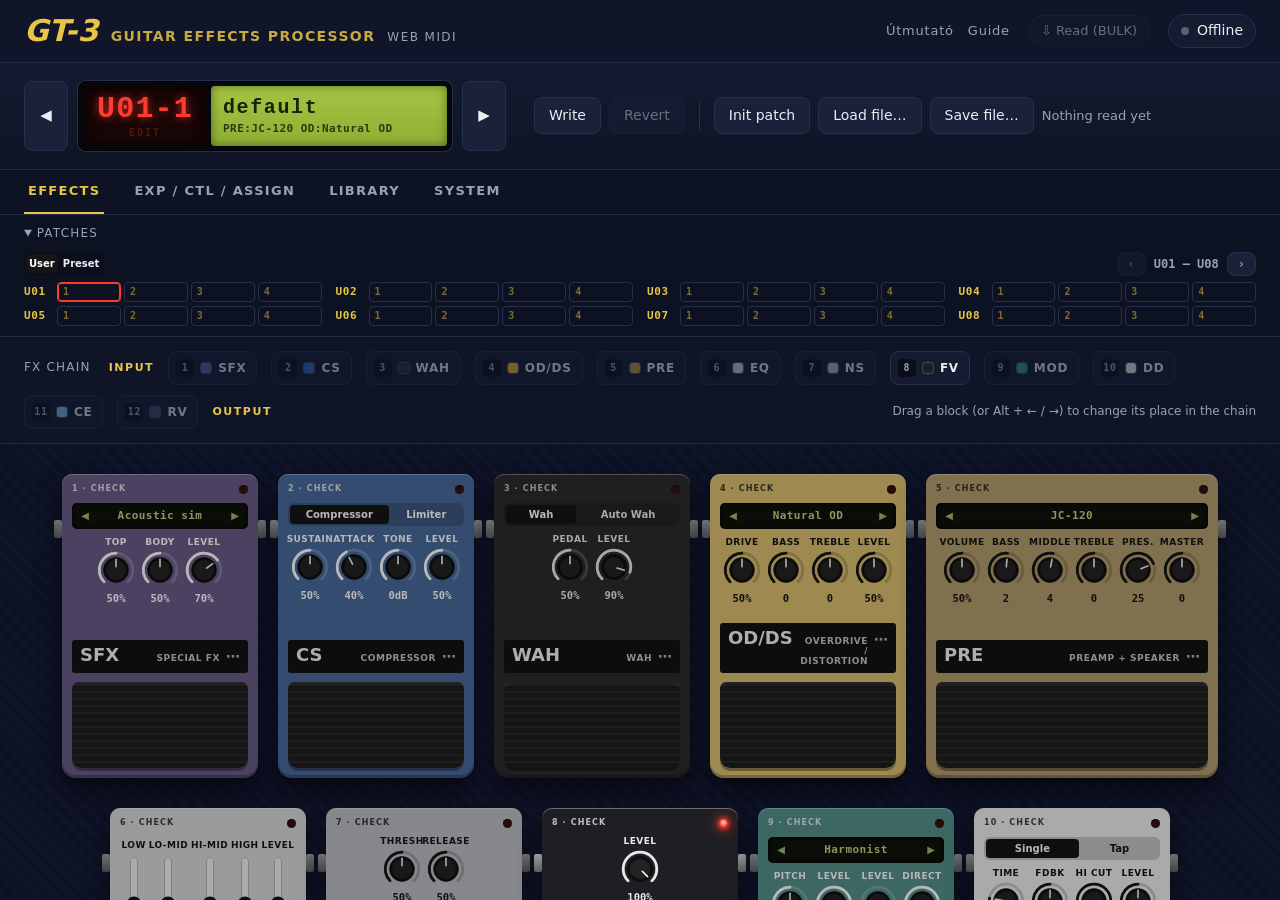
<file: index.html>
<!DOCTYPE html>
<html lang="en">
<head>
  <meta charset="utf-8">
  <meta name="viewport" content="width=device-width, initial-scale=1">
  <title>GT-3 Editor</title>
  <!-- GitHub Pages entry point: the browser-only (Web MIDI) editor lives in webmidi/. -->
  <meta http-equiv="refresh" content="0; url=webmidi/">
  <link rel="canonical" href="webmidi/">
  <style>
    body { margin: 0; min-height: 100vh; display: grid; place-items: center; background: #0b0e18; color: #eceef4; font: 15px/1.5 system-ui, sans-serif; }
    a { color: #e8c547; }
  </style>
</head>
<body>
  <p>Opening the <a href="webmidi/">GT-3 Editor (Web MIDI)</a>…</p>
</body>
</html>
</file>
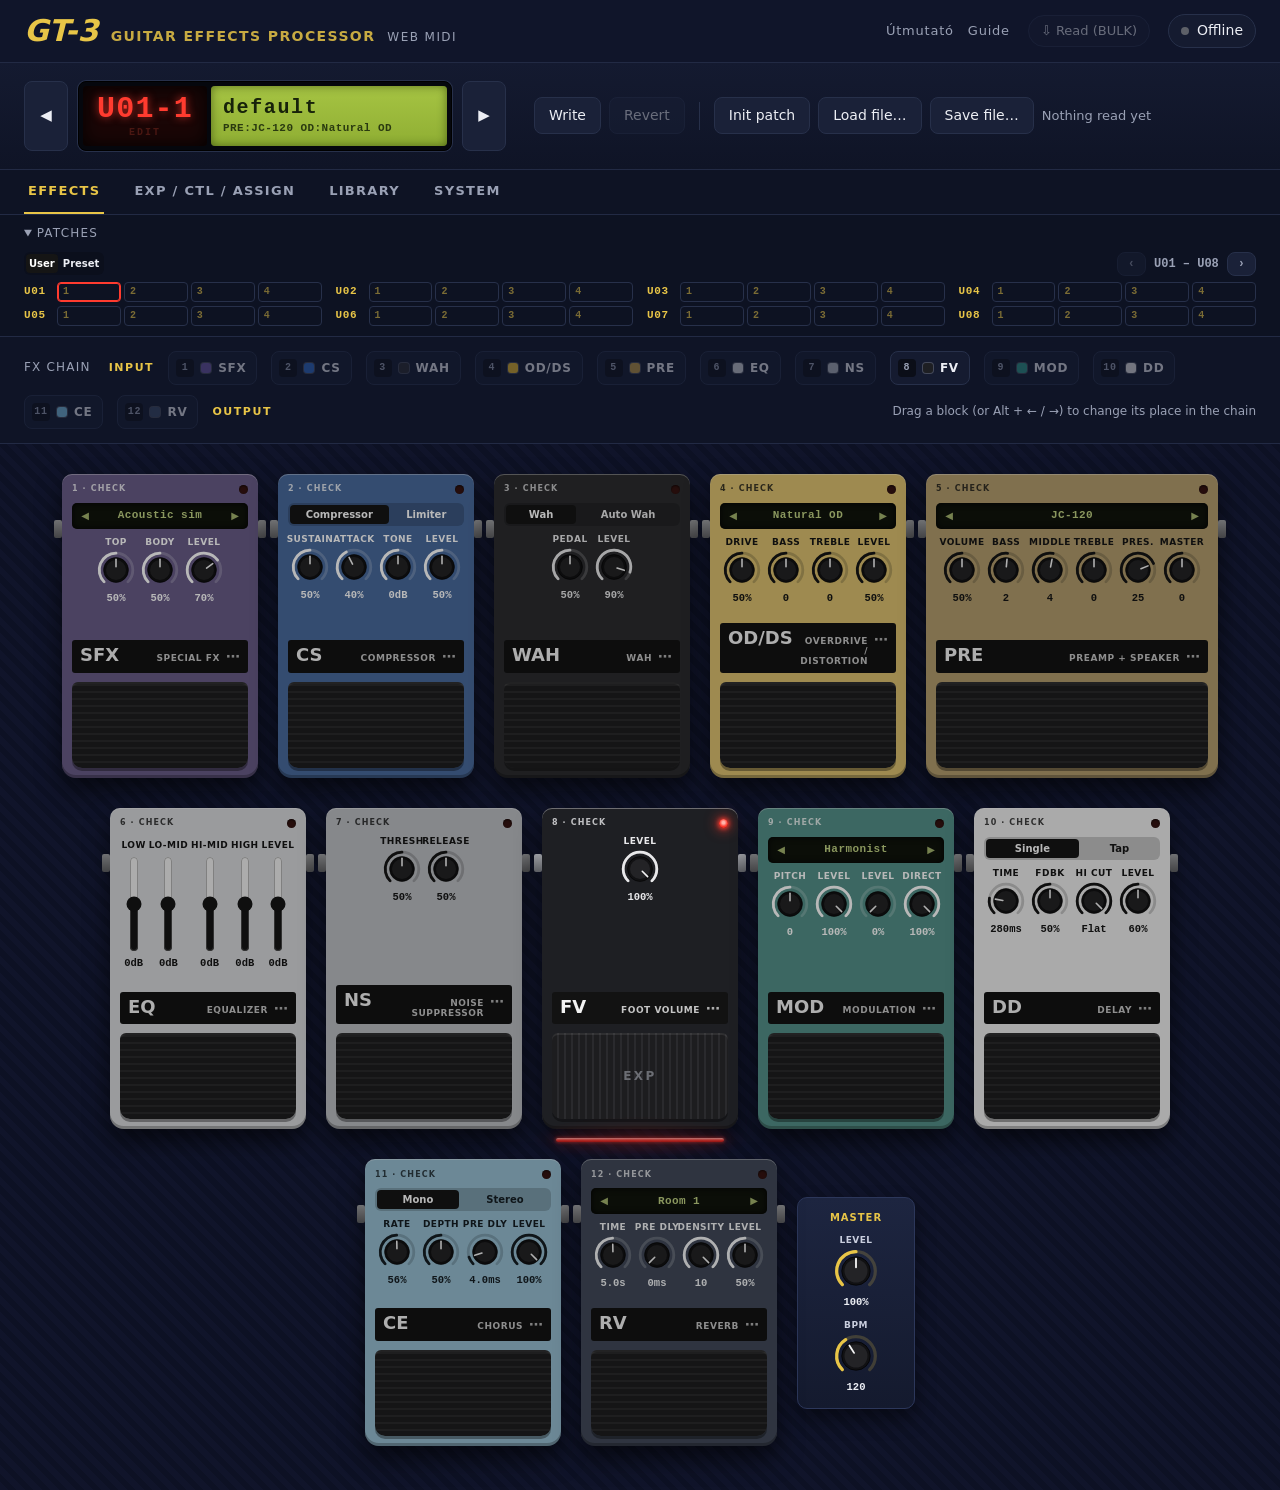
<file: webmidi/index.html>
<!DOCTYPE html>
<html lang="en">
<head>
  <meta charset="utf-8">
  <meta name="viewport" content="width=device-width, initial-scale=1">
  <title>GT-3 Editor (Web MIDI)</title>
  <link rel="stylesheet" href="style.css">
  <!-- Cookie-free visitor count (GoatCounter). Only the page path, referrer and screen size are sent. -->
  <script data-goatcounter="https://gt3-midi.goatcounter.com/count" async src="https://gc.zgo.at/count.js"></script>
</head>
<body>
  <header class="topbar">
    <div class="brand">
      <span class="brand-model">GT-3</span>
      <span class="brand-sub">Guitar Effects Processor</span>
      <span class="brand-tag">Web MIDI</span>
    </div>
    <div class="topbar-right">
      <nav class="doc-links" aria-label="Guides">
        <a href="utmutato.html" hreflang="hu" lang="hu">Útmutató</a>
        <a href="guide.html">Guide</a>
      </nav>
      <button id="bulk-read" class="status bulk-read" type="button" disabled
        title="Read patches from the GT-3 - it answers only in BULK LOAD mode">&#8681; Read (BULK)</button>
      <button id="conn-status" class="status" type="button" title="MIDI connection">
        <span class="dot"></span><span id="conn-text">Offline</span>
      </button>
    </div>
  </header>

  <section class="unit">
    <div class="patch-nav">
      <button id="prev" class="nav-btn" type="button" aria-label="Previous patch">&#9664;</button>
      <div class="display" aria-live="polite">
        <div class="led-display">
          <span id="patch-label" class="display-digits">U01-1</span>
          <span id="edited" class="edited">EDIT</span>
        </div>
        <div class="lcd">
          <button id="patch-name" class="lcd-name" type="button" title="Rename the patch">default</button>
          <input id="name-input" class="lcd-name lcd-input" type="text" maxlength="11" spellcheck="false"
            autocomplete="off" aria-label="Patch name" hidden>
          <span id="lcd-info" class="lcd-info"></span>
        </div>
      </div>
      <button id="next" class="nav-btn" type="button" aria-label="Next patch">&#9654;</button>
    </div>

    <div class="actions">
      <button id="store" class="btn" type="button" title="Store the edited sound in a user patch">Write</button>
      <button id="revert" class="btn" type="button" title="Throw away edits to this patch">Revert</button>
      <span class="sep"></span>
      <button id="lib-init" class="btn" type="button" title="Load the init patch into the editor">Init patch</button>
      <button id="lib-load" class="btn" type="button">Load file…</button>
      <button id="lib-save" class="btn" type="button">Save file…</button>
      <input id="file-input" type="file" accept=".syx,application/octet-stream" hidden>
      <span id="source" class="source"></span>
    </div>
  </section>

  <nav class="tabs" aria-label="Pages">
    <a class="tab" href="#effects" data-view="effects">Effects</a>
    <a class="tab" href="#assign" data-view="assign">EXP / CTL / Assign</a>
    <a class="tab" href="#library" data-view="library">Library</a>
    <a class="tab" href="#system" data-view="system">System</a>
  </nav>

  <div id="view-effects">
  <details class="patch-map" open>
    <summary>Patches</summary>
    <div class="pm-head">
      <div id="pm-area" class="seg area-seg"></div>
      <div class="pm-pager">
        <button id="pm-prev" class="btn small" type="button" aria-label="Previous banks">&#8249;</button>
        <span id="pm-range"></span>
        <button id="pm-next" class="btn small" type="button" aria-label="Next banks">&#8250;</button>
      </div>
    </div>
    <div id="patch-map" class="pm-banks"></div>
  </details>

  <section class="chain-bar">
    <span class="bar-title">FX Chain</span>
    <span class="jack">INPUT</span>
    <ol id="chain-chips" class="chips"></ol>
    <span class="jack">OUTPUT</span>
    <span class="bar-hint">Drag a block (or Alt + ← / →) to change its place in the chain</span>
  </section>

  <main class="board">
    <div id="chain" class="chain"></div>
  </main>

  <aside id="detail" class="detail" hidden aria-label="Effect details"></aside>
  </div>

  <div id="view-assign" class="assign-page" hidden>
    <aside class="ctl-list">
      <span class="list-title">Controllers in this patch</span>
      <div id="ctl-list"></div>
    </aside>
    <main id="ctl-detail" class="ctl-detail"></main>
  </div>

  <div id="view-library" class="page" hidden>
    <div class="lib-bar">
      <div id="lib-area" class="seg area-seg"></div>
      <input id="lib-filter" class="lib-filter" type="search" placeholder="Find by name…" aria-label="Find patches by name"
        autocomplete="off" spellcheck="false">
      <span id="lib-count" class="muted"></span>
    </div>
    <div class="lib-bar">
      <button id="lib-sel-all" class="btn small" type="button">Select shown</button>
      <button id="lib-sel-none" class="btn small" type="button">Clear selection</button>
      <span class="sep"></span>
      <button id="lib-read-sel" class="btn small" type="button" title="Read the selected patches from the GT-3">Read from GT-3</button>
      <button id="lib-write-sel" class="btn small" type="button" title="Store the selected user patches on the GT-3">Write to GT-3</button>
      <button id="lib-copy" class="btn small" type="button" title="Copy the selected patches into user patches">Copy to…</button>
      <button id="lib-init-sel" class="btn small" type="button" title="Put the init patch into the selected user patches">Init</button>
      <button id="lib-save-sel" class="btn small" type="button" title="Save the selected patches as one .syx file">Save selected…</button>
    </div>
    <div class="lib-table-wrap">
      <table class="lib-table">
        <thead>
          <tr>
            <th scope="col"><span class="visually-hidden">Selected</span></th>
            <th scope="col">Patch</th>
            <th scope="col">Name</th>
            <th scope="col">PreAmp</th>
            <th scope="col">OD / DS</th>
            <th scope="col">SFX · MOD</th>
            <th scope="col">Effects on</th>
            <th scope="col">State</th>
          </tr>
        </thead>
        <tbody id="lib-rows"></tbody>
      </table>
    </div>
  </div>

  <div id="view-system" class="page" hidden>
    <div class="sys-head">
      <div>
        <h1>System settings</h1>
        <p class="muted">Not part of any patch. The GT-3 stores a change at once - there is no Write for these.</p>
      </div>
      <div class="actions">
        <button id="sys-read" class="btn" type="button">Read from GT-3</button>
        <button id="sys-send" class="btn" type="button" title="Send every system setting shown here to the GT-3">Send all to GT-3</button>
        <button id="sys-load" class="btn" type="button">Load file…</button>
        <button id="sys-save" class="btn" type="button">Save file…</button>
        <input id="sys-file" type="file" accept=".syx,application/octet-stream" hidden>
        <span id="sys-source" class="source"></span>
      </div>
    </div>
    <div id="sys-groups" class="sys-groups"></div>
  </div>

  <dialog id="conn-dialog">
    <form method="dialog">
      <h2>MIDI connection</h2>
      <p class="hint">Pick the MIDI interface the GT-3 is plugged into. Connecting sends nothing to the GT-3 and needs
        no BULK LOAD: edits are heard at once, and the editor follows the patches you pick on the GT-3.
        To see what a patch holds, use Read (BULK). Allow MIDI / SysEx access when the browser asks.</p>
      <label class="field">Output (to GT-3)<select id="port-out"></select></label>
      <label class="field">Input (from GT-3)<select id="port-in"></select></label>
      <div class="field-row">
        <label class="field">Device ID<select id="port-dev"></select></label>
        <label class="field">Patch change channel<select id="port-channel"></select></label>
      </div>
      <p id="conn-msg" class="hint"></p>
      <div class="dialog-actions">
        <button id="conn-disconnect" class="btn" type="button">Go offline</button>
        <button id="conn-use" class="btn primary" type="button">Connect</button>
        <button class="btn" value="cancel">Close</button>
      </div>
    </form>
  </dialog>

  <dialog id="write-dialog">
    <form method="dialog">
      <h2>Write patch</h2>
      <p class="hint">The edited sound is stored in the user patch you pick. Presets can't be overwritten.</p>
      <label class="field">Into user patch<select id="write-target"></select></label>
      <p id="write-msg" class="hint"></p>
      <div class="dialog-actions">
        <button class="btn" value="cancel">Cancel</button>
        <button id="write-ok" class="btn primary" type="button">Write</button>
      </div>
    </form>
  </dialog>

  <dialog id="read-dialog">
    <form method="dialog">
      <h2>Read from the GT-3</h2>
      <p class="hint">The GT-3 answers only in BULK LOAD mode: UTILITY 4 times, then PARAMETER ▶ 10 times - the display
        shows "waiting". Then press Read, and EXIT on the GT-3 when it is done.</p>
      <fieldset class="choice">
        <label><input type="radio" name="read-what" value="patch" checked> <span id="read-this">This patch</span></label>
        <label><input type="radio" name="read-what" value="all"> All 140 user patches (about 3 minutes)</label>
      </fieldset>
      <label class="toggle"><input id="read-system" type="checkbox"> System settings too</label>
      <p id="read-msg" class="hint"></p>
      <div class="dialog-actions">
        <button class="btn" value="cancel">Cancel</button>
        <button id="read-ok" class="btn primary" type="button">Read</button>
      </div>
    </form>
  </dialog>

  <dialog id="file-dialog">
    <form method="dialog">
      <h2>Save to file</h2>
      <fieldset class="choice">
        <label><input type="radio" name="save-what" value="patch" checked> This patch, as edited</label>
        <label><input type="radio" name="save-what" value="bank"> All user patches (bulk dump)</label>
      </fieldset>
      <p id="file-msg" class="hint"></p>
      <label class="field">File name<input id="file-name" type="text" autocomplete="off" spellcheck="false"></label>
      <div class="dialog-actions">
        <button class="btn" value="cancel">Cancel</button>
        <button id="file-ok" class="btn primary" type="button">Save</button>
      </div>
    </form>
  </dialog>

  <dialog id="copy-dialog">
    <form method="dialog">
      <h2>Copy patches</h2>
      <p id="copy-msg" class="hint"></p>
      <label class="field">Into user patches, starting at<select id="copy-target"></select></label>
      <div class="dialog-actions">
        <button class="btn" value="cancel">Cancel</button>
        <button id="copy-ok" class="btn primary" type="button">Copy</button>
      </div>
    </form>
  </dialog>

  <div id="toast" class="toast" role="status"></div>

  <script src="gt3-params.js"></script>
  <script src="factory.js"></script>
  <script src="gt3.js"></script>
  <script src="midi.js"></script>
  <script src="ask.js"></script>
  <script src="effects.js"></script>
  <script src="assign.js"></script>
  <script src="library.js"></script>
  <script src="system.js"></script>
  <script src="app.js"></script>
</body>
</html>
</file>
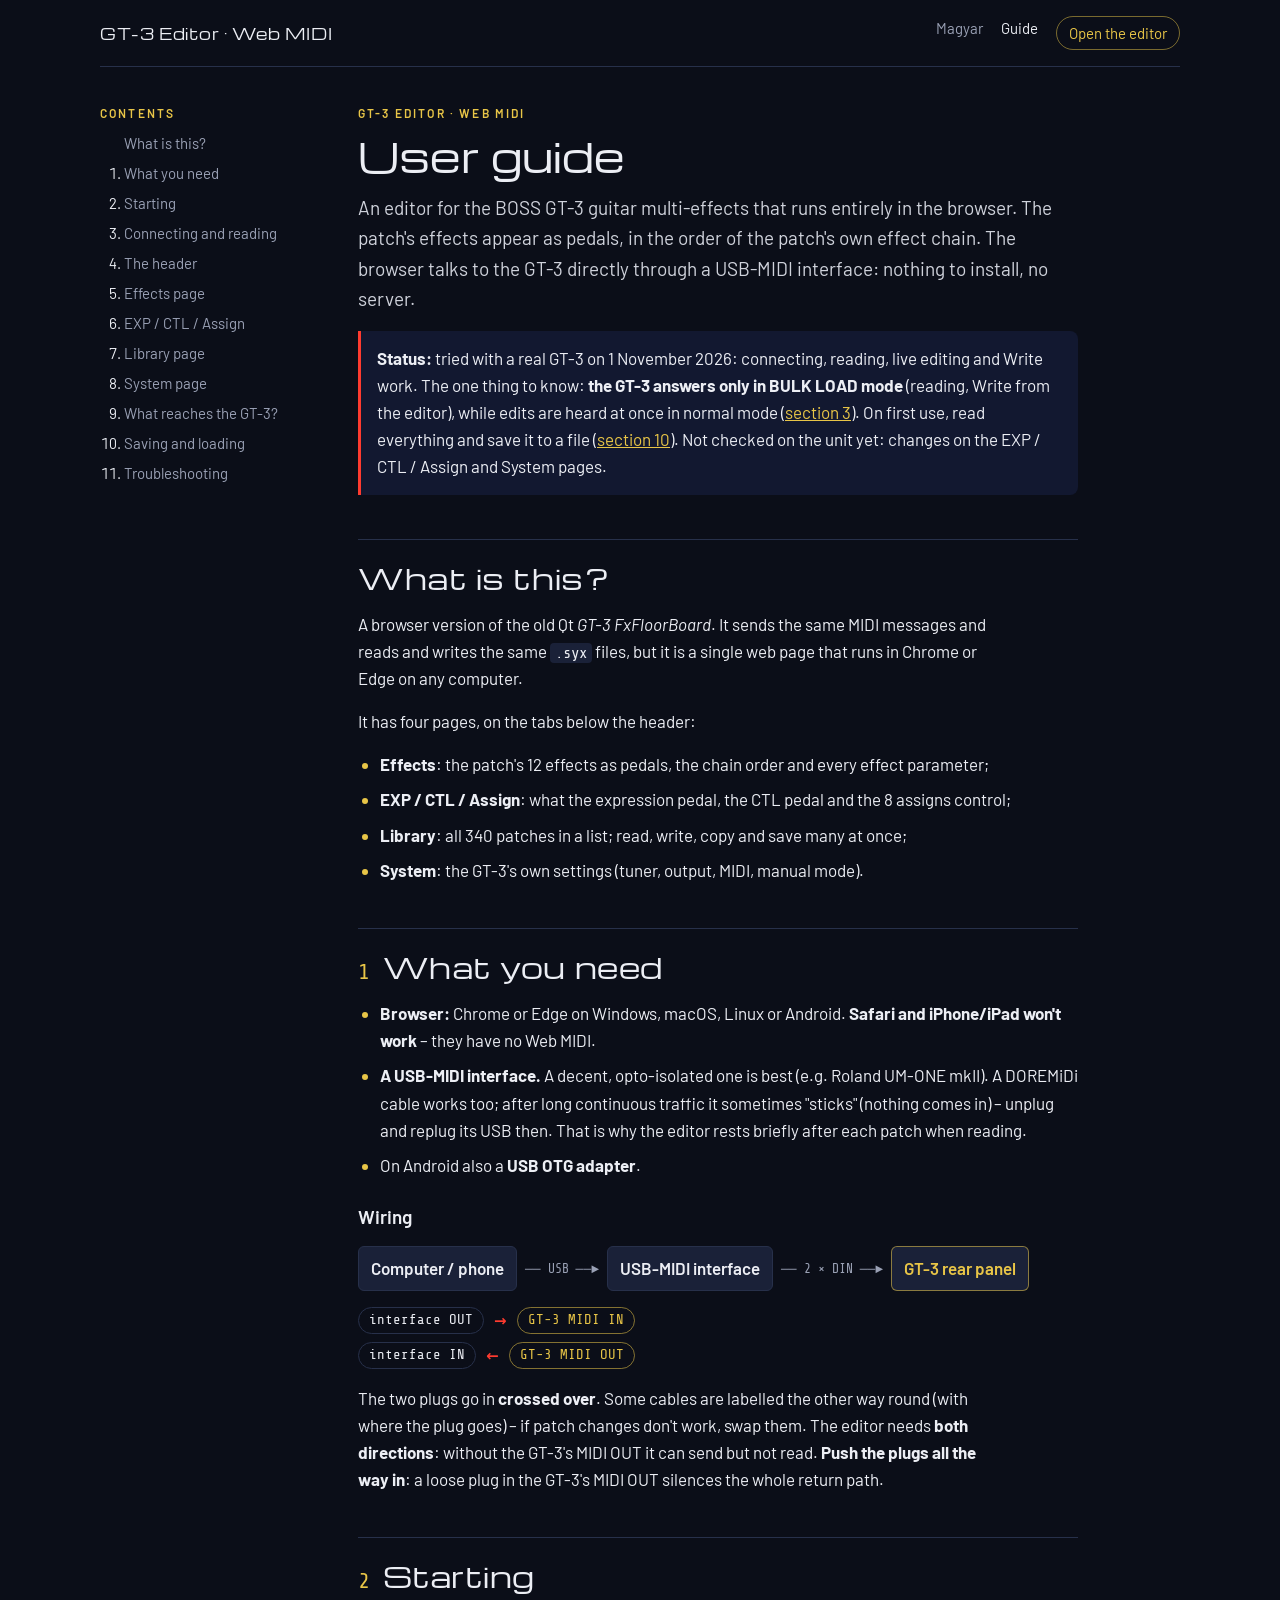
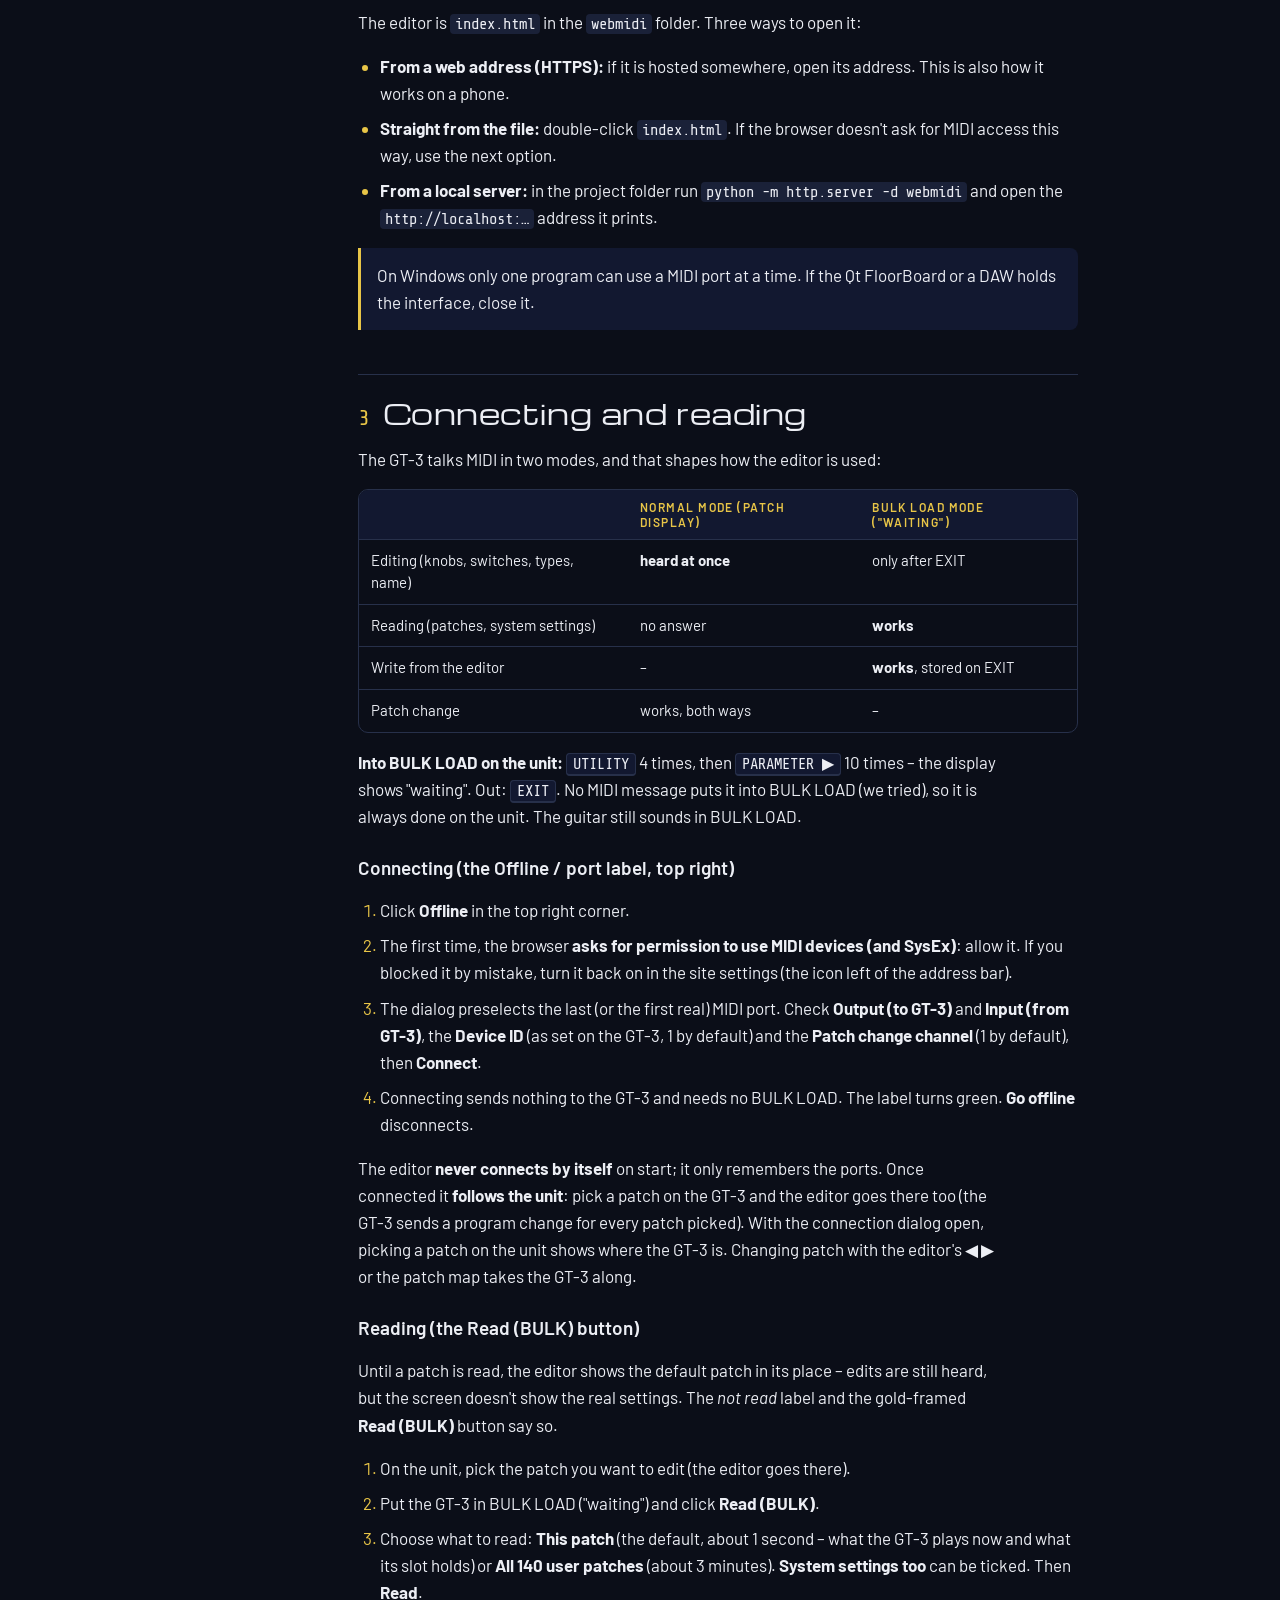
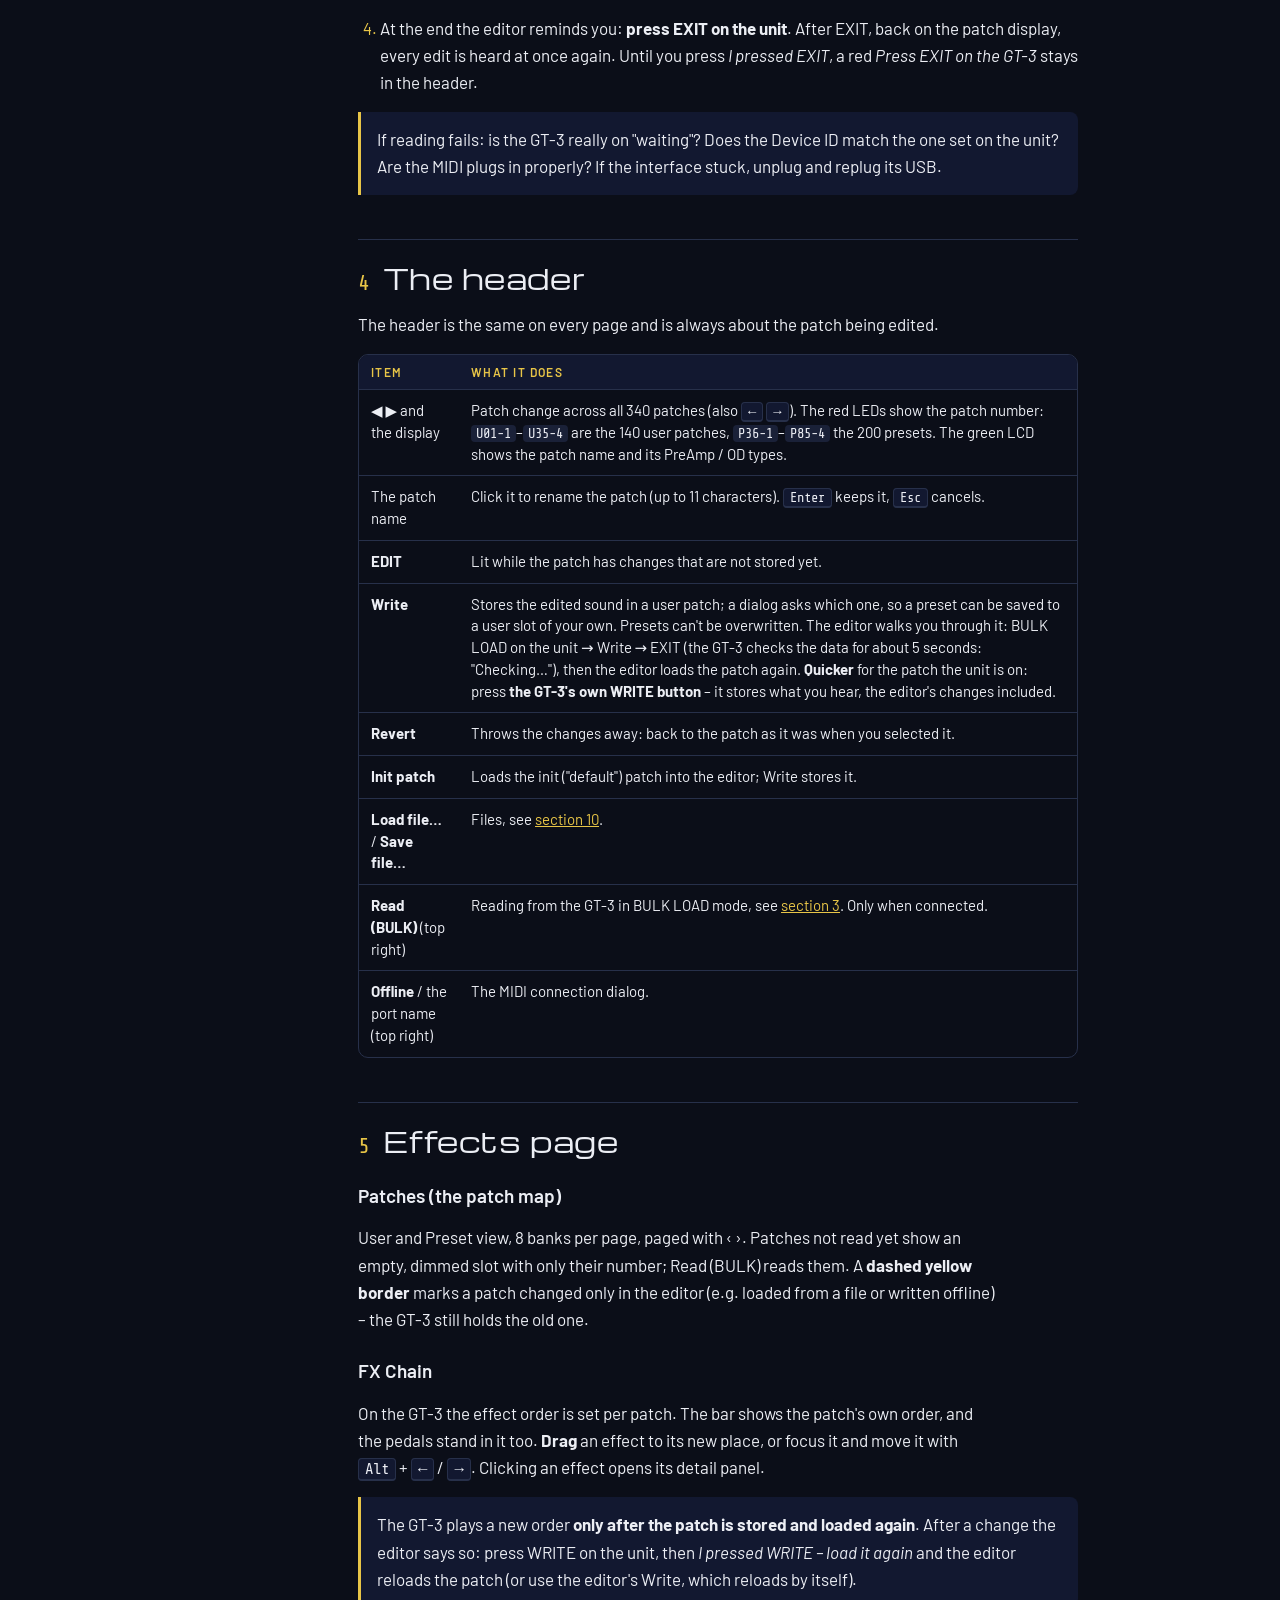
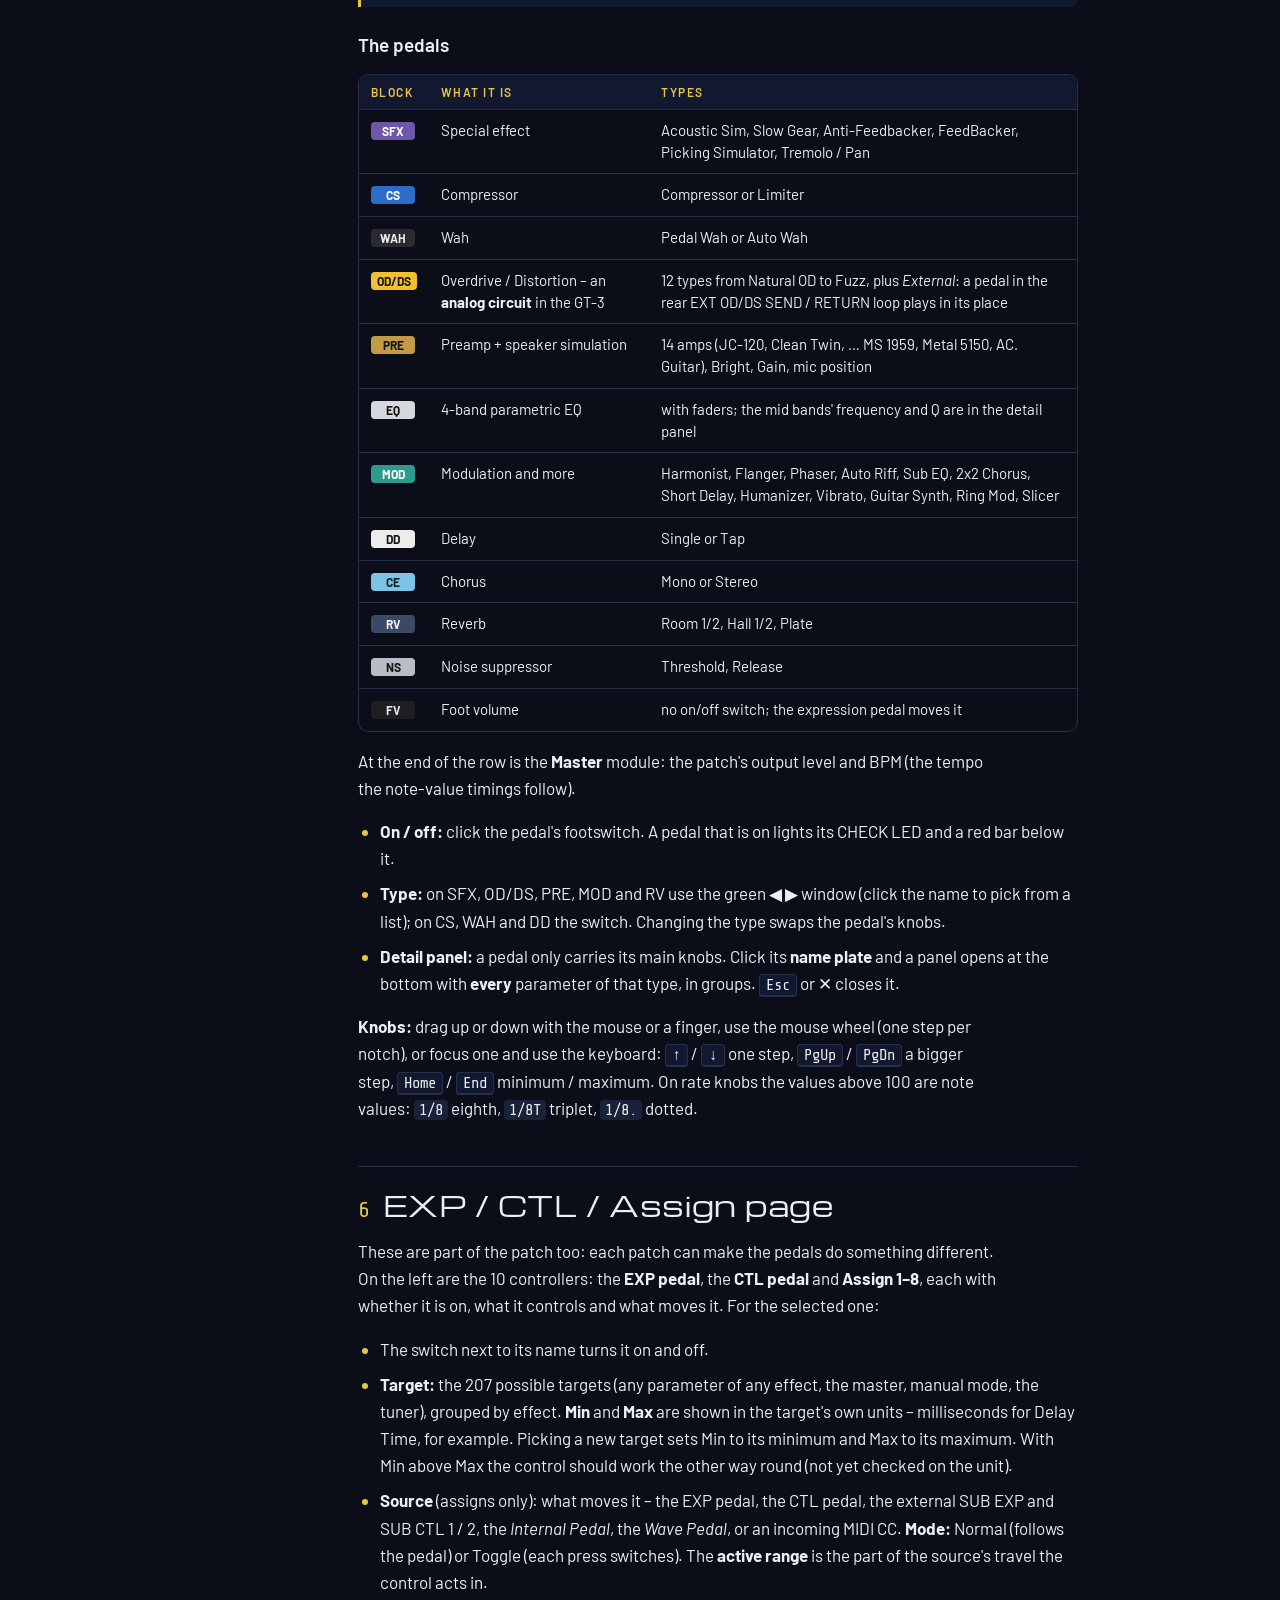
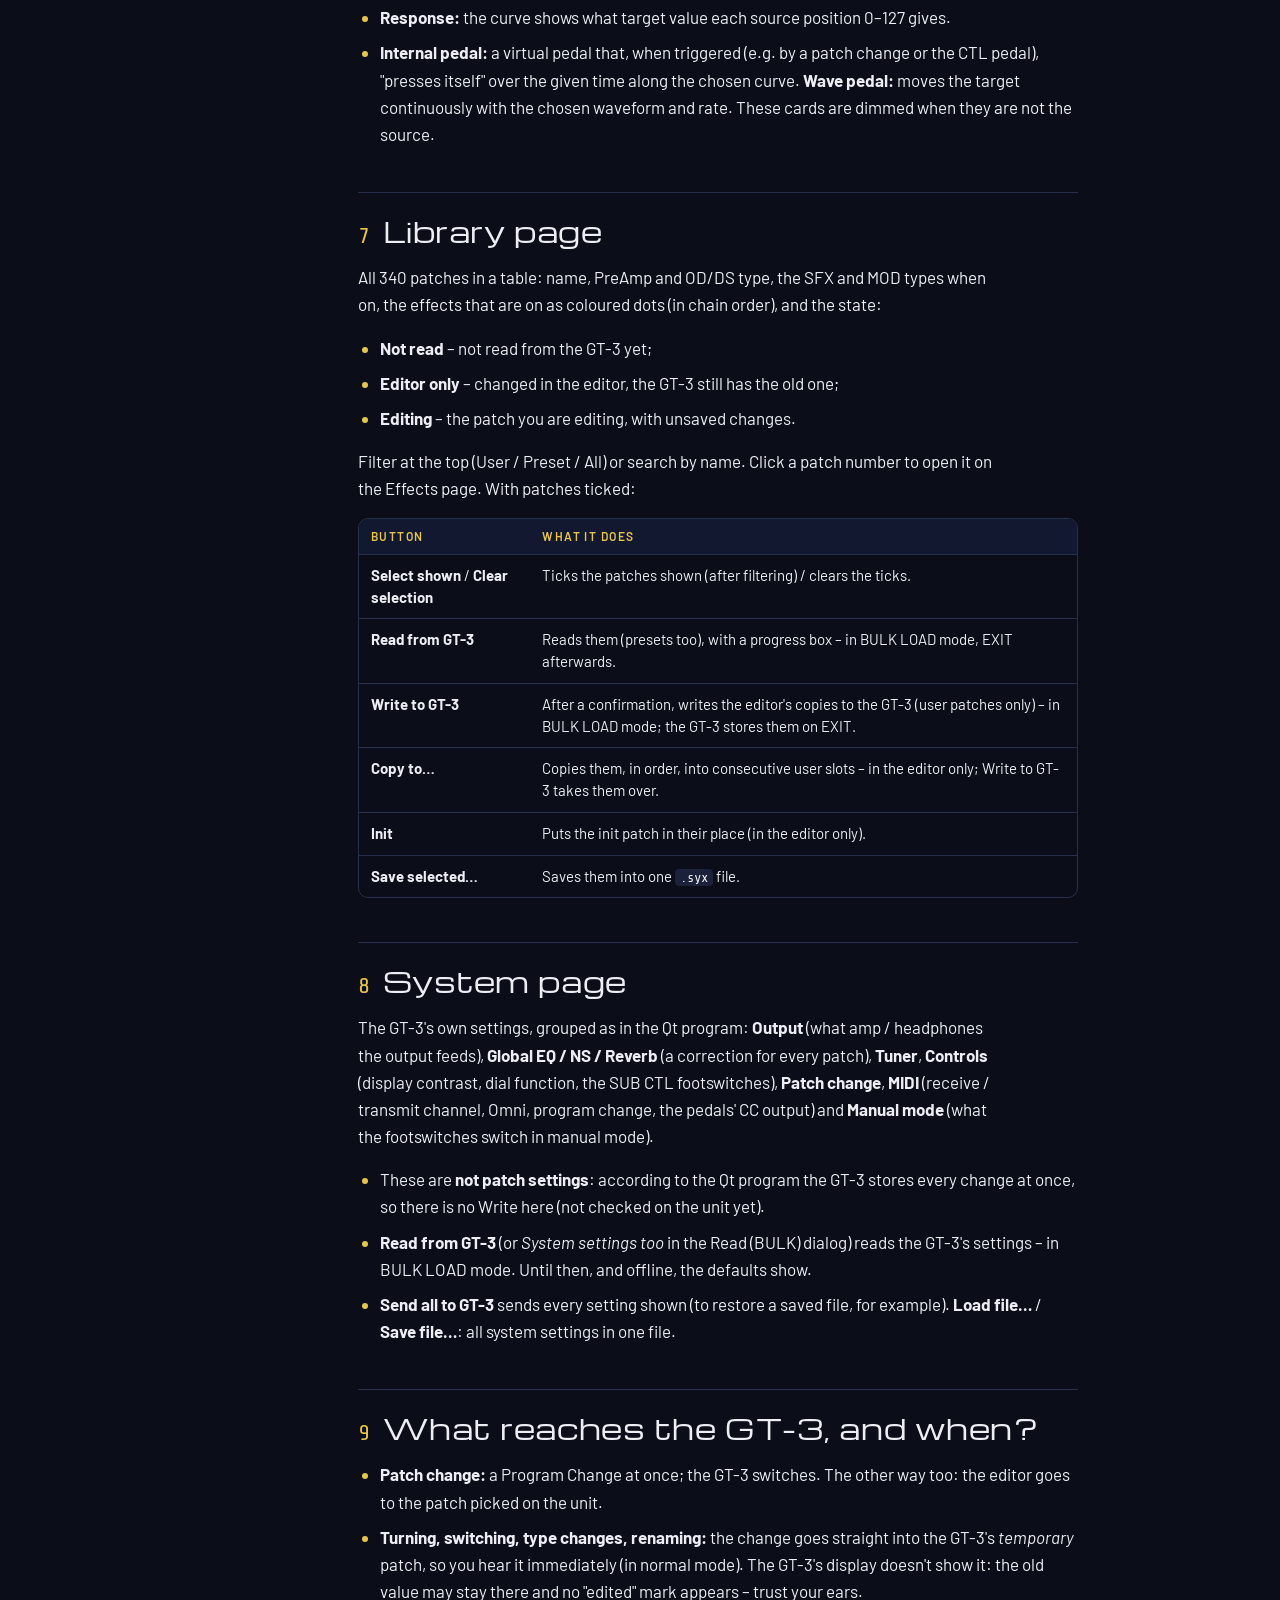
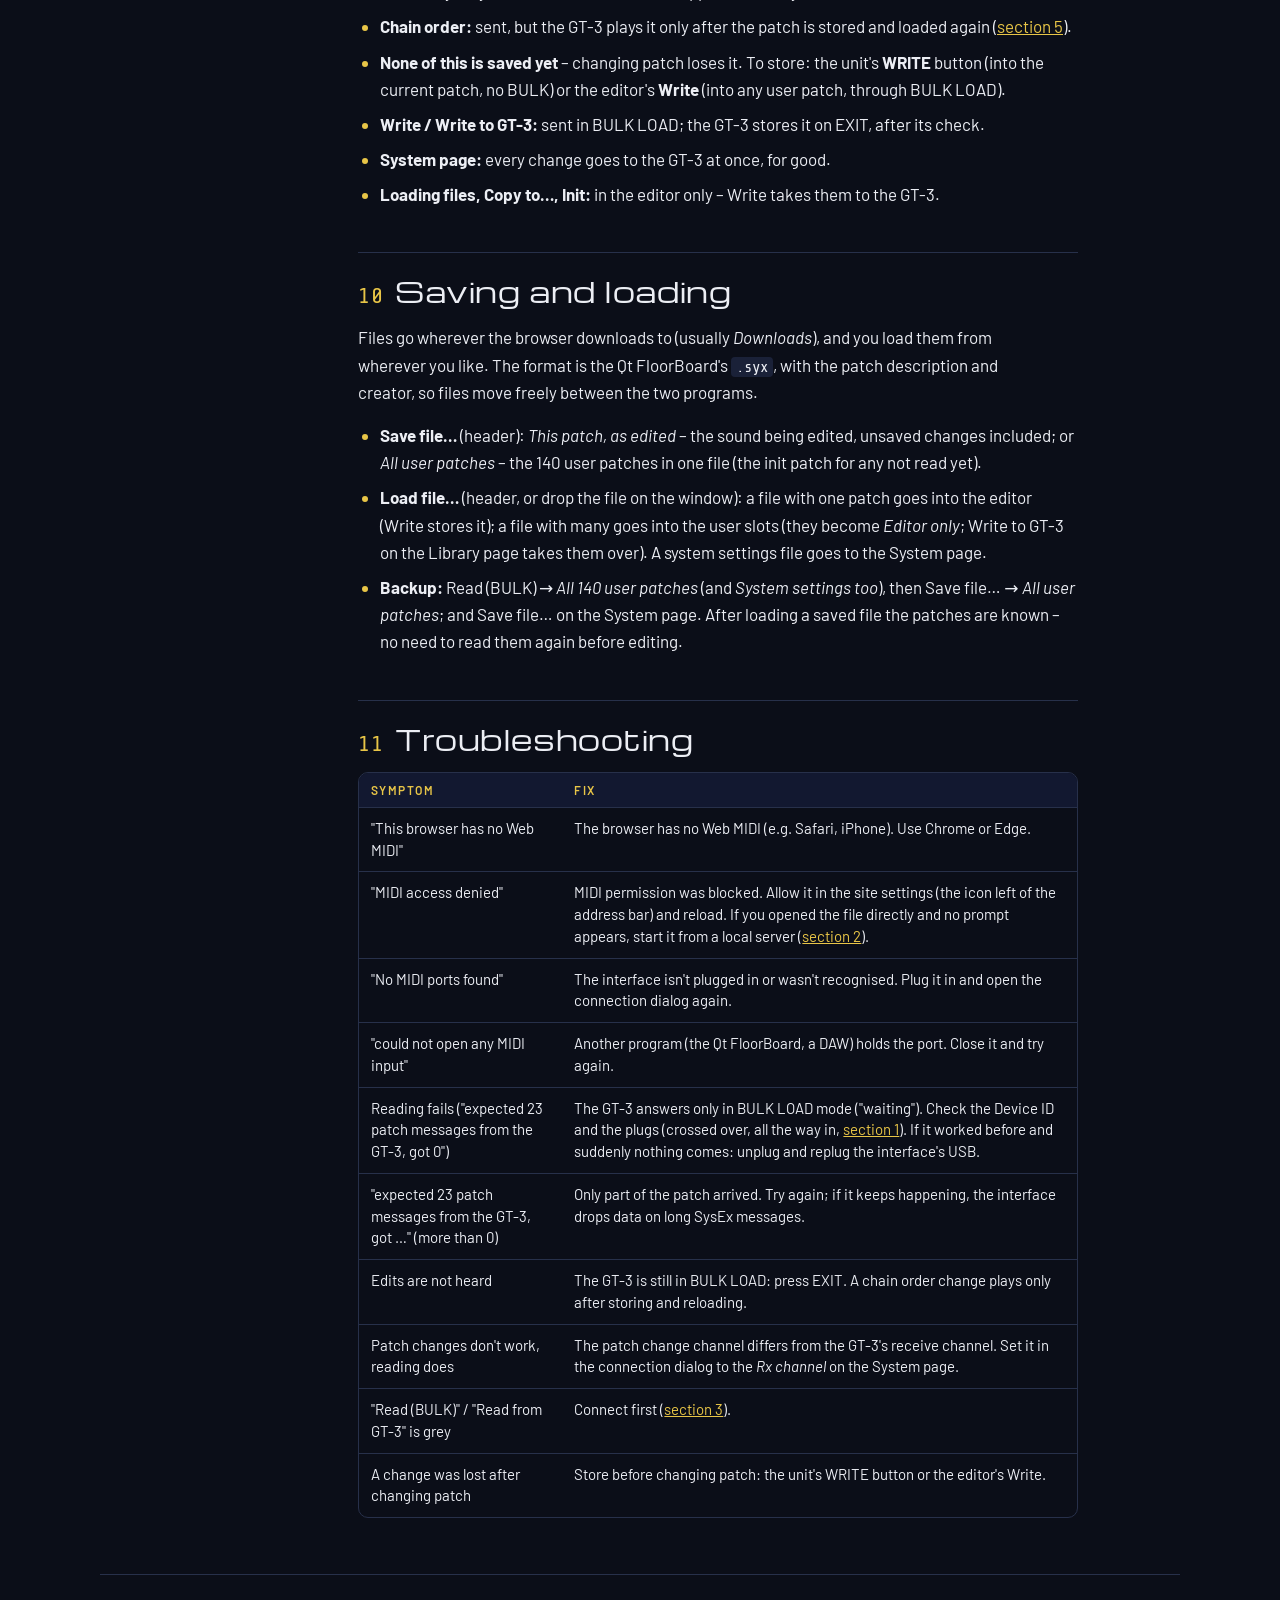
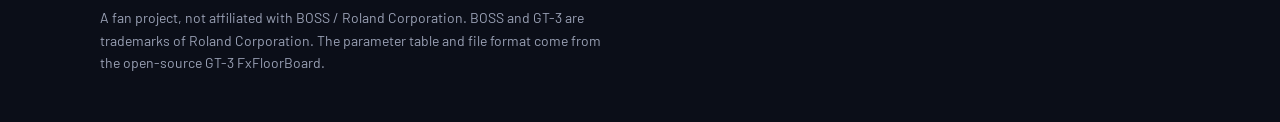
<file: webmidi/guide.html>
<!DOCTYPE html>
<html lang="en">
<head>
  <meta charset="utf-8">
  <meta name="viewport" content="width=device-width, initial-scale=1">
  <title>GT-3 Web MIDI – User guide</title>
  <link rel="alternate" hreflang="hu" href="utmutato.html">
  <link rel="preconnect" href="https://fonts.googleapis.com">
  <link rel="preconnect" href="https://fonts.gstatic.com" crossorigin>
  <link rel="stylesheet" href="https://fonts.googleapis.com/css2?family=Michroma&family=Barlow:ital,wght@0,400;0,500;0,600;0,700;1,400&family=Share+Tech+Mono&display=swap">
  <link rel="stylesheet" href="pages.css">
  <!-- Cookie-free visitor count (GoatCounter). Only the page path, referrer and screen size are sent. -->
  <script data-goatcounter="https://gt3-midi.goatcounter.com/count" async src="https://gc.zgo.at/count.js"></script>
</head>
<body>
<div class="wrap">
  <nav class="pagenav" aria-label="Pages">
    <a class="pagenav-brand" href="index.html">GT-3 Editor · Web MIDI</a>
    <div class="pagenav-links">
      <a href="utmutato.html" hreflang="hu" lang="hu">Magyar</a>
      <a href="guide.html" aria-current="page">Guide</a>
      <a class="open" href="index.html">Open the editor</a>
    </div>
  </nav>
  <div class="doc">
    <aside class="toc" aria-label="Contents">
      <span class="label">Contents</span>
      <ol>
        <li class="plain"><a href="#what">What is this?</a></li>
        <li value="1"><a href="#need">What you need</a></li>
        <li value="2"><a href="#start">Starting</a></li>
        <li value="3"><a href="#connect">Connecting and reading</a></li>
        <li value="4"><a href="#header">The header</a></li>
        <li value="5"><a href="#effects">Effects page</a></li>
        <li value="6"><a href="#assign">EXP / CTL / Assign</a></li>
        <li value="7"><a href="#library">Library page</a></li>
        <li value="8"><a href="#system">System page</a></li>
        <li value="9"><a href="#sending">What reaches the GT-3?</a></li>
        <li value="10"><a href="#files">Saving and loading</a></li>
        <li value="11"><a href="#problems">Troubleshooting</a></li>
      </ol>
    </aside>

    <article class="prose">
      <header class="stack">
        <span class="label">GT-3 Editor · Web MIDI</span>
        <h1>User guide</h1>
        <p class="lede">An editor for the BOSS GT-3 guitar multi-effects that runs entirely in the browser. The patch's effects appear as pedals, in the order of the patch's own effect chain. The browser talks to the GT-3 directly through a USB-MIDI interface: nothing to install, no server.</p>
      </header>

      <p class="note warn"><strong>Status:</strong> tried with a real GT-3 on 1 November 2026: connecting, reading, live editing and Write work. The one thing to know: <strong>the GT-3 answers only in BULK LOAD mode</strong> (reading, Write from the editor), while edits are heard at once in normal mode (<a href="#connect">section 3</a>). On first use, read everything and save it to a file (<a href="#files">section 10</a>). Not checked on the unit yet: changes on the EXP / CTL / Assign and System pages.</p>

      <h2 id="what">What is this?</h2>
      <p>A browser version of the old Qt <em>GT-3 FxFloorBoard</em>. It sends the same MIDI messages and reads and writes the same <code>.syx</code> files, but it is a single web page that runs in Chrome or Edge on any computer.</p>
      <p>It has four pages, on the tabs below the header:</p>
      <ul>
        <li><strong>Effects</strong>: the patch's 12 effects as pedals, the chain order and every effect parameter;</li>
        <li><strong>EXP / CTL / Assign</strong>: what the expression pedal, the CTL pedal and the 8 assigns control;</li>
        <li><strong>Library</strong>: all 340 patches in a list; read, write, copy and save many at once;</li>
        <li><strong>System</strong>: the GT-3's own settings (tuner, output, MIDI, manual mode).</li>
      </ul>

      <h2 id="need"><span class="num">1</span>What you need</h2>
      <ul>
        <li><strong>Browser:</strong> Chrome or Edge on Windows, macOS, Linux or Android. <strong>Safari and iPhone/iPad won't work</strong> – they have no Web MIDI.</li>
        <li><strong>A USB-MIDI interface.</strong> A decent, opto-isolated one is best (e.g. Roland UM-ONE mkII). A DOREMiDi cable works too; after long continuous traffic it sometimes "sticks" (nothing comes in) – unplug and replug its USB then. That is why the editor rests briefly after each patch when reading.</li>
        <li>On Android also a <strong>USB OTG adapter</strong>.</li>
      </ul>

      <h3 id="wiring">Wiring</h3>
      <div class="wiring" role="img" aria-label="Computer or phone, USB, USB-MIDI interface, two DIN plugs, GT-3 rear panel">
        <span class="node">Computer / phone</span><span class="wire">USB</span>
        <span class="node">USB-MIDI interface</span><span class="wire">2 × DIN</span>
        <span class="node unit">GT-3 rear panel</span>
      </div>
      <div class="cross">
        <div><span class="jackname">interface OUT</span><span class="arrow">→</span><span class="jackname unit">GT-3 MIDI IN</span></div>
        <div><span class="jackname">interface IN</span><span class="arrow">←</span><span class="jackname unit">GT-3 MIDI OUT</span></div>
      </div>
      <p>The two plugs go in <strong>crossed over</strong>. Some cables are labelled the other way round (with where the plug goes) – if patch changes don't work, swap them. The editor needs <strong>both directions</strong>: without the GT-3's MIDI OUT it can send but not read. <strong>Push the plugs all the way in</strong>: a loose plug in the GT-3's MIDI OUT silences the whole return path.</p>

      <h2 id="start"><span class="num">2</span>Starting</h2>
      <p>The editor is <code>index.html</code> in the <code>webmidi</code> folder. Three ways to open it:</p>
      <ul>
        <li><strong>From a web address (HTTPS):</strong> if it is hosted somewhere, open its address. This is also how it works on a phone.</li>
        <li><strong>Straight from the file:</strong> double-click <code>index.html</code>. If the browser doesn't ask for MIDI access this way, use the next option.</li>
        <li><strong>From a local server:</strong> in the project folder run <code>python -m http.server -d webmidi</code> and open the <code>http://localhost:…</code> address it prints.</li>
      </ul>
      <p class="note">On Windows only one program can use a MIDI port at a time. If the Qt FloorBoard or a DAW holds the interface, close it.</p>

      <h2 id="connect"><span class="num">3</span>Connecting and reading</h2>
      <p>The GT-3 talks MIDI in two modes, and that shapes how the editor is used:</p>
      <div class="table-wrap"><table>
        <thead><tr><th></th><th>Normal mode (patch display)</th><th>BULK LOAD mode ("waiting")</th></tr></thead>
        <tbody>
          <tr><td>Editing (knobs, switches, types, name)</td><td><strong>heard at once</strong></td><td>only after EXIT</td></tr>
          <tr><td>Reading (patches, system settings)</td><td>no answer</td><td><strong>works</strong></td></tr>
          <tr><td>Write from the editor</td><td>–</td><td><strong>works</strong>, stored on EXIT</td></tr>
          <tr><td>Patch change</td><td>works, both ways</td><td>–</td></tr>
        </tbody>
      </table></div>
      <p><strong>Into BULK LOAD on the unit:</strong> <kbd>UTILITY</kbd> 4 times, then <kbd>PARAMETER ▶</kbd> 10 times – the display shows "waiting". Out: <kbd>EXIT</kbd>. No MIDI message puts it into BULK LOAD (we tried), so it is always done on the unit. The guitar still sounds in BULK LOAD.</p>

      <h3>Connecting (the Offline / port label, top right)</h3>
      <ol>
        <li>Click <strong>Offline</strong> in the top right corner.</li>
        <li>The first time, the browser <strong>asks for permission to use MIDI devices (and SysEx)</strong>: allow it. If you blocked it by mistake, turn it back on in the site settings (the icon left of the address bar).</li>
        <li>The dialog preselects the last (or the first real) MIDI port. Check <strong>Output (to GT-3)</strong> and <strong>Input (from GT-3)</strong>, the <strong>Device ID</strong> (as set on the GT-3, 1 by default) and the <strong>Patch change channel</strong> (1 by default), then <strong>Connect</strong>.</li>
        <li>Connecting sends nothing to the GT-3 and needs no BULK LOAD. The label turns green. <strong>Go offline</strong> disconnects.</li>
      </ol>
      <p>The editor <strong>never connects by itself</strong> on start; it only remembers the ports. Once connected it <strong>follows the unit</strong>: pick a patch on the GT-3 and the editor goes there too (the GT-3 sends a program change for every patch picked). With the connection dialog open, picking a patch on the unit shows where the GT-3 is. Changing patch with the editor's ◀ ▶ or the patch map takes the GT-3 along.</p>

      <h3>Reading (the Read (BULK) button)</h3>
      <p>Until a patch is read, the editor shows the default patch in its place – edits are still heard, but the screen doesn't show the real settings. The <em>not read</em> label and the gold-framed <strong>Read (BULK)</strong> button say so.</p>
      <ol>
        <li>On the unit, pick the patch you want to edit (the editor goes there).</li>
        <li>Put the GT-3 in BULK LOAD ("waiting") and click <strong>Read (BULK)</strong>.</li>
        <li>Choose what to read: <strong>This patch</strong> (the default, about 1 second – what the GT-3 plays now and what its slot holds) or <strong>All 140 user patches</strong> (about 3 minutes). <strong>System settings too</strong> can be ticked. Then <strong>Read</strong>.</li>
        <li>At the end the editor reminds you: <strong>press EXIT on the unit</strong>. After EXIT, back on the patch display, every edit is heard at once again. Until you press <em>I pressed EXIT</em>, a red <em>Press EXIT on the GT-3</em> stays in the header.</li>
      </ol>
      <p class="note">If reading fails: is the GT-3 really on "waiting"? Does the Device ID match the one set on the unit? Are the MIDI plugs in properly? If the interface stuck, unplug and replug its USB.</p>

      <h2 id="header"><span class="num">4</span>The header</h2>
      <p>The header is the same on every page and is always about the patch being edited.</p>
      <div class="table-wrap"><table>
        <thead><tr><th>Item</th><th>What it does</th></tr></thead>
        <tbody>
          <tr><td>◀ ▶ and the display</td><td>Patch change across all 340 patches (also <kbd>←</kbd> <kbd>→</kbd>). The red LEDs show the patch number: <code>U01-1</code>–<code>U35-4</code> are the 140 user patches, <code>P36-1</code>–<code>P85-4</code> the 200 presets. The green LCD shows the patch name and its PreAmp / OD types.</td></tr>
          <tr><td>The patch name</td><td>Click it to rename the patch (up to 11 characters). <kbd>Enter</kbd> keeps it, <kbd>Esc</kbd> cancels.</td></tr>
          <tr><td><strong>EDIT</strong></td><td>Lit while the patch has changes that are not stored yet.</td></tr>
          <tr><td><strong>Write</strong></td><td>Stores the edited sound in a user patch; a dialog asks which one, so a preset can be saved to a user slot of your own. Presets can't be overwritten. The editor walks you through it: BULK LOAD on the unit → Write → EXIT (the GT-3 checks the data for about 5 seconds: "Checking…"), then the editor loads the patch again. <strong>Quicker</strong> for the patch the unit is on: press <strong>the GT-3's own WRITE button</strong> – it stores what you hear, the editor's changes included.</td></tr>
          <tr><td><strong>Revert</strong></td><td>Throws the changes away: back to the patch as it was when you selected it.</td></tr>
          <tr><td><strong>Init patch</strong></td><td>Loads the init ("default") patch into the editor; Write stores it.</td></tr>
          <tr><td><strong>Load file…</strong> / <strong>Save file…</strong></td><td>Files, see <a href="#files">section 10</a>.</td></tr>
          <tr><td><strong>Read (BULK)</strong> (top right)</td><td>Reading from the GT-3 in BULK LOAD mode, see <a href="#connect">section 3</a>. Only when connected.</td></tr>
          <tr><td><strong>Offline</strong> / the port name (top right)</td><td>The MIDI connection dialog.</td></tr>
        </tbody>
      </table></div>

      <h2 id="effects"><span class="num">5</span>Effects page</h2>
      <h3>Patches (the patch map)</h3>
      <p>User and Preset view, 8 banks per page, paged with ‹ ›. Patches not read yet show an empty, dimmed slot with only their number; Read (BULK) reads them. A <strong>dashed yellow border</strong> marks a patch changed only in the editor (e.g. loaded from a file or written offline) – the GT-3 still holds the old one.</p>

      <h3>FX Chain</h3>
      <p>On the GT-3 the effect order is set per patch. The bar shows the patch's own order, and the pedals stand in it too. <strong>Drag</strong> an effect to its new place, or focus it and move it with <kbd>Alt</kbd> + <kbd>←</kbd> / <kbd>→</kbd>. Clicking an effect opens its detail panel.</p>
      <p class="note">The GT-3 plays a new order <strong>only after the patch is stored and loaded again</strong>. After a change the editor says so: press WRITE on the unit, then <em>I pressed WRITE – load it again</em> and the editor reloads the patch (or use the editor's Write, which reloads by itself).</p>

      <h3>The pedals</h3>
      <div class="table-wrap"><table>
        <thead><tr><th>Block</th><th>What it is</th><th>Types</th></tr></thead>
        <tbody>
          <tr><td><span class="chip" style="--c:#6d57a6;--ink:#fff">SFX</span></td><td>Special effect</td><td>Acoustic Sim, Slow Gear, Anti-Feedbacker, FeedBacker, Picking Simulator, Tremolo / Pan</td></tr>
          <tr><td><span class="chip" style="--c:#2f6cc8;--ink:#fff">CS</span></td><td>Compressor</td><td>Compressor or Limiter</td></tr>
          <tr><td><span class="chip" style="--c:#2a2b30;--ink:#e8e8ea">WAH</span></td><td>Wah</td><td>Pedal Wah or Auto Wah</td></tr>
          <tr><td><span class="chip" style="--c:#f1c02c">OD/DS</span></td><td>Overdrive / Distortion – an <strong>analog circuit</strong> in the GT-3</td><td>12 types from Natural OD to Fuzz, plus <em>External</em>: a pedal in the rear EXT OD/DS SEND / RETURN loop plays in its place</td></tr>
          <tr><td><span class="chip" style="--c:#c39b45">PRE</span></td><td>Preamp + speaker simulation</td><td>14 amps (JC-120, Clean Twin, … MS 1959, Metal 5150, AC. Guitar), Bright, Gain, mic position</td></tr>
          <tr><td><span class="chip" style="--c:#d5d8dd">EQ</span></td><td>4-band parametric EQ</td><td>with faders; the mid bands' frequency and Q are in the detail panel</td></tr>
          <tr><td><span class="chip" style="--c:#2e9a8c;--ink:#fff">MOD</span></td><td>Modulation and more</td><td>Harmonist, Flanger, Phaser, Auto Riff, Sub EQ, 2x2 Chorus, Short Delay, Humanizer, Vibrato, Guitar Synth, Ring Mod, Slicer</td></tr>
          <tr><td><span class="chip" style="--c:#ececec">DD</span></td><td>Delay</td><td>Single or Tap</td></tr>
          <tr><td><span class="chip" style="--c:#7cc3e6;--ink:#0f1f28">CE</span></td><td>Chorus</td><td>Mono or Stereo</td></tr>
          <tr><td><span class="chip" style="--c:#3b4966;--ink:#f2f4f8">RV</span></td><td>Reverb</td><td>Room 1/2, Hall 1/2, Plate</td></tr>
          <tr><td><span class="chip" style="--c:#b8bdc5">NS</span></td><td>Noise suppressor</td><td>Threshold, Release</td></tr>
          <tr><td><span class="chip" style="--c:#1e1f23;--ink:#e8e8ea">FV</span></td><td>Foot volume</td><td>no on/off switch; the expression pedal moves it</td></tr>
        </tbody>
      </table></div>
      <p>At the end of the row is the <strong>Master</strong> module: the patch's output level and BPM (the tempo the note-value timings follow).</p>
      <ul>
        <li><strong>On / off:</strong> click the pedal's footswitch. A pedal that is on lights its CHECK LED and a red bar below it.</li>
        <li><strong>Type:</strong> on SFX, OD/DS, PRE, MOD and RV use the green ◀ ▶ window (click the name to pick from a list); on CS, WAH and DD the switch. Changing the type swaps the pedal's knobs.</li>
        <li><strong>Detail panel:</strong> a pedal only carries its main knobs. Click its <strong>name plate</strong> and a panel opens at the bottom with <strong>every</strong> parameter of that type, in groups. <kbd>Esc</kbd> or ✕ closes it.</li>
      </ul>
      <p><strong>Knobs:</strong> drag up or down with the mouse or a finger, use the mouse wheel (one step per notch), or focus one and use the keyboard: <kbd>↑</kbd> / <kbd>↓</kbd> one step, <kbd>PgUp</kbd> / <kbd>PgDn</kbd> a bigger step, <kbd>Home</kbd> / <kbd>End</kbd> minimum / maximum. On rate knobs the values above 100 are note values: <code>1/8</code> eighth, <code>1/8T</code> triplet, <code>1/8.</code> dotted.</p>

      <h2 id="assign"><span class="num">6</span>EXP / CTL / Assign page</h2>
      <p>These are part of the patch too: each patch can make the pedals do something different. On the left are the 10 controllers: the <strong>EXP pedal</strong>, the <strong>CTL pedal</strong> and <strong>Assign 1–8</strong>, each with whether it is on, what it controls and what moves it. For the selected one:</p>
      <ul>
        <li>The switch next to its name turns it on and off.</li>
        <li><strong>Target:</strong> the 207 possible targets (any parameter of any effect, the master, manual mode, the tuner), grouped by effect. <strong>Min</strong> and <strong>Max</strong> are shown in the target's own units – milliseconds for Delay Time, for example. Picking a new target sets Min to its minimum and Max to its maximum. With Min above Max the control should work the other way round (not yet checked on the unit).</li>
        <li><strong>Source</strong> (assigns only): what moves it – the EXP pedal, the CTL pedal, the external SUB EXP and SUB CTL 1 / 2, the <em>Internal Pedal</em>, the <em>Wave Pedal</em>, or an incoming MIDI CC. <strong>Mode:</strong> Normal (follows the pedal) or Toggle (each press switches). The <strong>active range</strong> is the part of the source's travel the control acts in.</li>
        <li><strong>Response:</strong> the curve shows what target value each source position 0–127 gives.</li>
        <li><strong>Internal pedal:</strong> a virtual pedal that, when triggered (e.g. by a patch change or the CTL pedal), "presses itself" over the given time along the chosen curve. <strong>Wave pedal:</strong> moves the target continuously with the chosen waveform and rate. These cards are dimmed when they are not the source.</li>
      </ul>

      <h2 id="library"><span class="num">7</span>Library page</h2>
      <p>All 340 patches in a table: name, PreAmp and OD/DS type, the SFX and MOD types when on, the effects that are on as coloured dots (in chain order), and the state:</p>
      <ul>
        <li><strong>Not read</strong> – not read from the GT-3 yet;</li>
        <li><strong>Editor only</strong> – changed in the editor, the GT-3 still has the old one;</li>
        <li><strong>Editing</strong> – the patch you are editing, with unsaved changes.</li>
      </ul>
      <p>Filter at the top (User / Preset / All) or search by name. Click a patch number to open it on the Effects page. With patches ticked:</p>
      <div class="table-wrap"><table>
        <thead><tr><th>Button</th><th>What it does</th></tr></thead>
        <tbody>
          <tr><td><strong>Select shown</strong> / <strong>Clear selection</strong></td><td>Ticks the patches shown (after filtering) / clears the ticks.</td></tr>
          <tr><td><strong>Read from GT-3</strong></td><td>Reads them (presets too), with a progress box – in BULK LOAD mode, EXIT afterwards.</td></tr>
          <tr><td><strong>Write to GT-3</strong></td><td>After a confirmation, writes the editor's copies to the GT-3 (user patches only) – in BULK LOAD mode; the GT-3 stores them on EXIT.</td></tr>
          <tr><td><strong>Copy to…</strong></td><td>Copies them, in order, into consecutive user slots – in the editor only; Write to GT-3 takes them over.</td></tr>
          <tr><td><strong>Init</strong></td><td>Puts the init patch in their place (in the editor only).</td></tr>
          <tr><td><strong>Save selected…</strong></td><td>Saves them into one <code>.syx</code> file.</td></tr>
        </tbody>
      </table></div>

      <h2 id="system"><span class="num">8</span>System page</h2>
      <p>The GT-3's own settings, grouped as in the Qt program: <strong>Output</strong> (what amp / headphones the output feeds), <strong>Global EQ / NS / Reverb</strong> (a correction for every patch), <strong>Tuner</strong>, <strong>Controls</strong> (display contrast, dial function, the SUB CTL footswitches), <strong>Patch change</strong>, <strong>MIDI</strong> (receive / transmit channel, Omni, program change, the pedals' CC output) and <strong>Manual mode</strong> (what the footswitches switch in manual mode).</p>
      <ul>
        <li>These are <strong>not patch settings</strong>: according to the Qt program the GT-3 stores every change at once, so there is no Write here (not checked on the unit yet).</li>
        <li><strong>Read from GT-3</strong> (or <em>System settings too</em> in the Read (BULK) dialog) reads the GT-3's settings – in BULK LOAD mode. Until then, and offline, the defaults show.</li>
        <li><strong>Send all to GT-3</strong> sends every setting shown (to restore a saved file, for example). <strong>Load file…</strong> / <strong>Save file…</strong>: all system settings in one file.</li>
      </ul>

      <h2 id="sending"><span class="num">9</span>What reaches the GT-3, and when?</h2>
      <ul>
        <li><strong>Patch change:</strong> a Program Change at once; the GT-3 switches. The other way too: the editor goes to the patch picked on the unit.</li>
        <li><strong>Turning, switching, type changes, renaming:</strong> the change goes straight into the GT-3's <em>temporary</em> patch, so you hear it immediately (in normal mode). The GT-3's display doesn't show it: the old value may stay there and no "edited" mark appears – trust your ears.</li>
        <li><strong>Chain order:</strong> sent, but the GT-3 plays it only after the patch is stored and loaded again (<a href="#effects">section 5</a>).</li>
        <li><strong>None of this is saved yet</strong> – changing patch loses it. To store: the unit's <strong>WRITE</strong> button (into the current patch, no BULK) or the editor's <strong>Write</strong> (into any user patch, through BULK LOAD).</li>
        <li><strong>Write / Write to GT-3:</strong> sent in BULK LOAD; the GT-3 stores it on EXIT, after its check.</li>
        <li><strong>System page:</strong> every change goes to the GT-3 at once, for good.</li>
        <li><strong>Loading files, Copy to…, Init:</strong> in the editor only – Write takes them to the GT-3.</li>
      </ul>

      <h2 id="files"><span class="num">10</span>Saving and loading</h2>
      <p>Files go wherever the browser downloads to (usually <em>Downloads</em>), and you load them from wherever you like. The format is the Qt FloorBoard's <code>.syx</code>, with the patch description and creator, so files move freely between the two programs.</p>
      <ul>
        <li><strong>Save file…</strong> (header): <em>This patch, as edited</em> – the sound being edited, unsaved changes included; or <em>All user patches</em> – the 140 user patches in one file (the init patch for any not read yet).</li>
        <li><strong>Load file…</strong> (header, or drop the file on the window): a file with one patch goes into the editor (Write stores it); a file with many goes into the user slots (they become <em>Editor only</em>; Write to GT-3 on the Library page takes them over). A system settings file goes to the System page.</li>
        <li><strong>Backup:</strong> Read (BULK) → <em>All 140 user patches</em> (and <em>System settings too</em>), then Save file… → <em>All user patches</em>; and Save file… on the System page. After loading a saved file the patches are known – no need to read them again before editing.</li>
      </ul>

      <h2 id="problems"><span class="num">11</span>Troubleshooting</h2>
      <div class="table-wrap"><table>
        <thead><tr><th>Symptom</th><th>Fix</th></tr></thead>
        <tbody>
          <tr><td>"This browser has no Web MIDI"</td><td>The browser has no Web MIDI (e.g. Safari, iPhone). Use Chrome or Edge.</td></tr>
          <tr><td>"MIDI access denied"</td><td>MIDI permission was blocked. Allow it in the site settings (the icon left of the address bar) and reload. If you opened the file directly and no prompt appears, start it from a local server (<a href="#start">section 2</a>).</td></tr>
          <tr><td>"No MIDI ports found"</td><td>The interface isn't plugged in or wasn't recognised. Plug it in and open the connection dialog again.</td></tr>
          <tr><td>"could not open any MIDI input"</td><td>Another program (the Qt FloorBoard, a DAW) holds the port. Close it and try again.</td></tr>
          <tr><td>Reading fails ("expected 23 patch messages from the GT-3, got 0")</td><td>The GT-3 answers only in BULK LOAD mode ("waiting"). Check the Device ID and the plugs (crossed over, all the way in, <a href="#need">section 1</a>). If it worked before and suddenly nothing comes: unplug and replug the interface's USB.</td></tr>
          <tr><td>"expected 23 patch messages from the GT-3, got …" (more than 0)</td><td>Only part of the patch arrived. Try again; if it keeps happening, the interface drops data on long SysEx messages.</td></tr>
          <tr><td>Edits are not heard</td><td>The GT-3 is still in BULK LOAD: press EXIT. A chain order change plays only after storing and reloading.</td></tr>
          <tr><td>Patch changes don't work, reading does</td><td>The patch change channel differs from the GT-3's receive channel. Set it in the connection dialog to the <em>Rx channel</em> on the System page.</td></tr>
          <tr><td>"Read (BULK)" / "Read from GT-3" is grey</td><td>Connect first (<a href="#connect">section 3</a>).</td></tr>
          <tr><td>A change was lost after changing patch</td><td>Store before changing patch: the unit's WRITE button or the editor's Write.</td></tr>
        </tbody>
      </table></div>
    </article>
  </div>

  <footer>
    <p>A fan project, not affiliated with BOSS / Roland Corporation. BOSS and GT-3 are trademarks of Roland Corporation. The parameter table and file format come from the open-source GT-3 FxFloorBoard.</p>
  </footer>
</div>
</body>
</html>
</file>
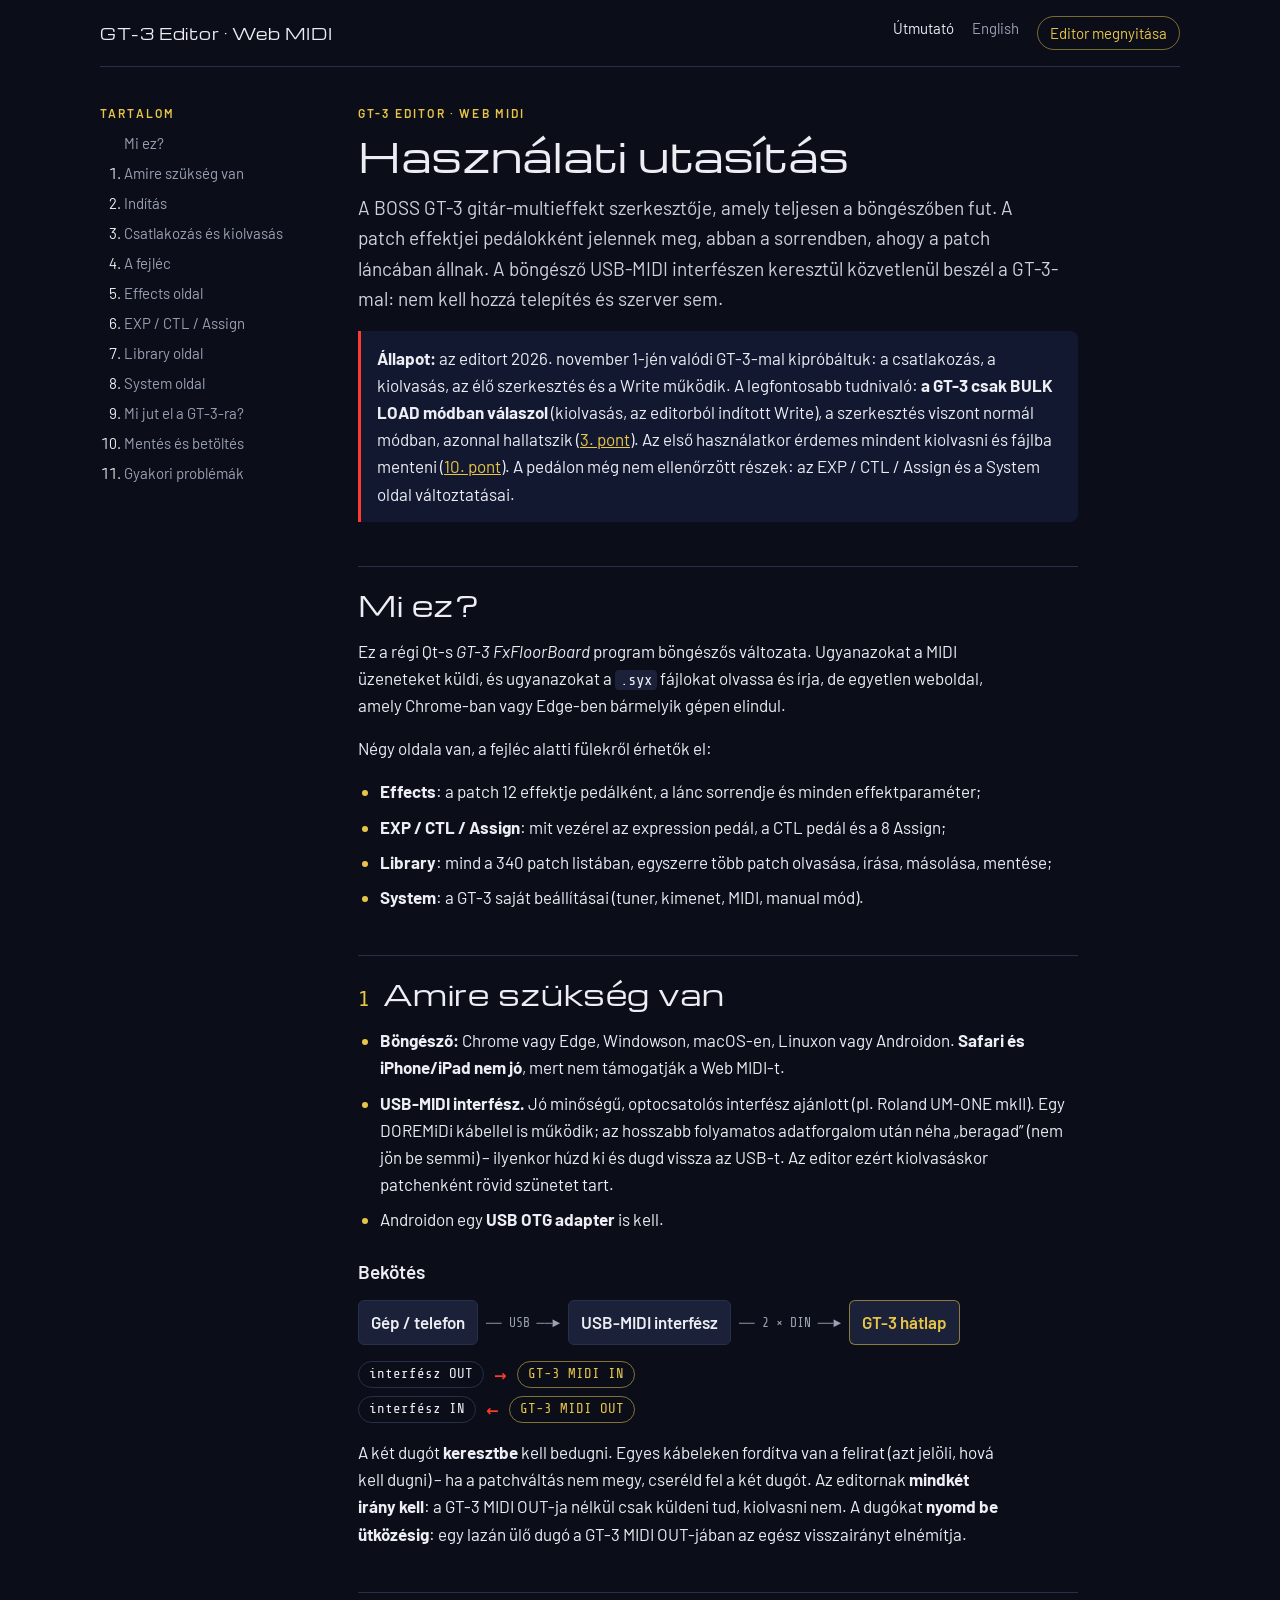
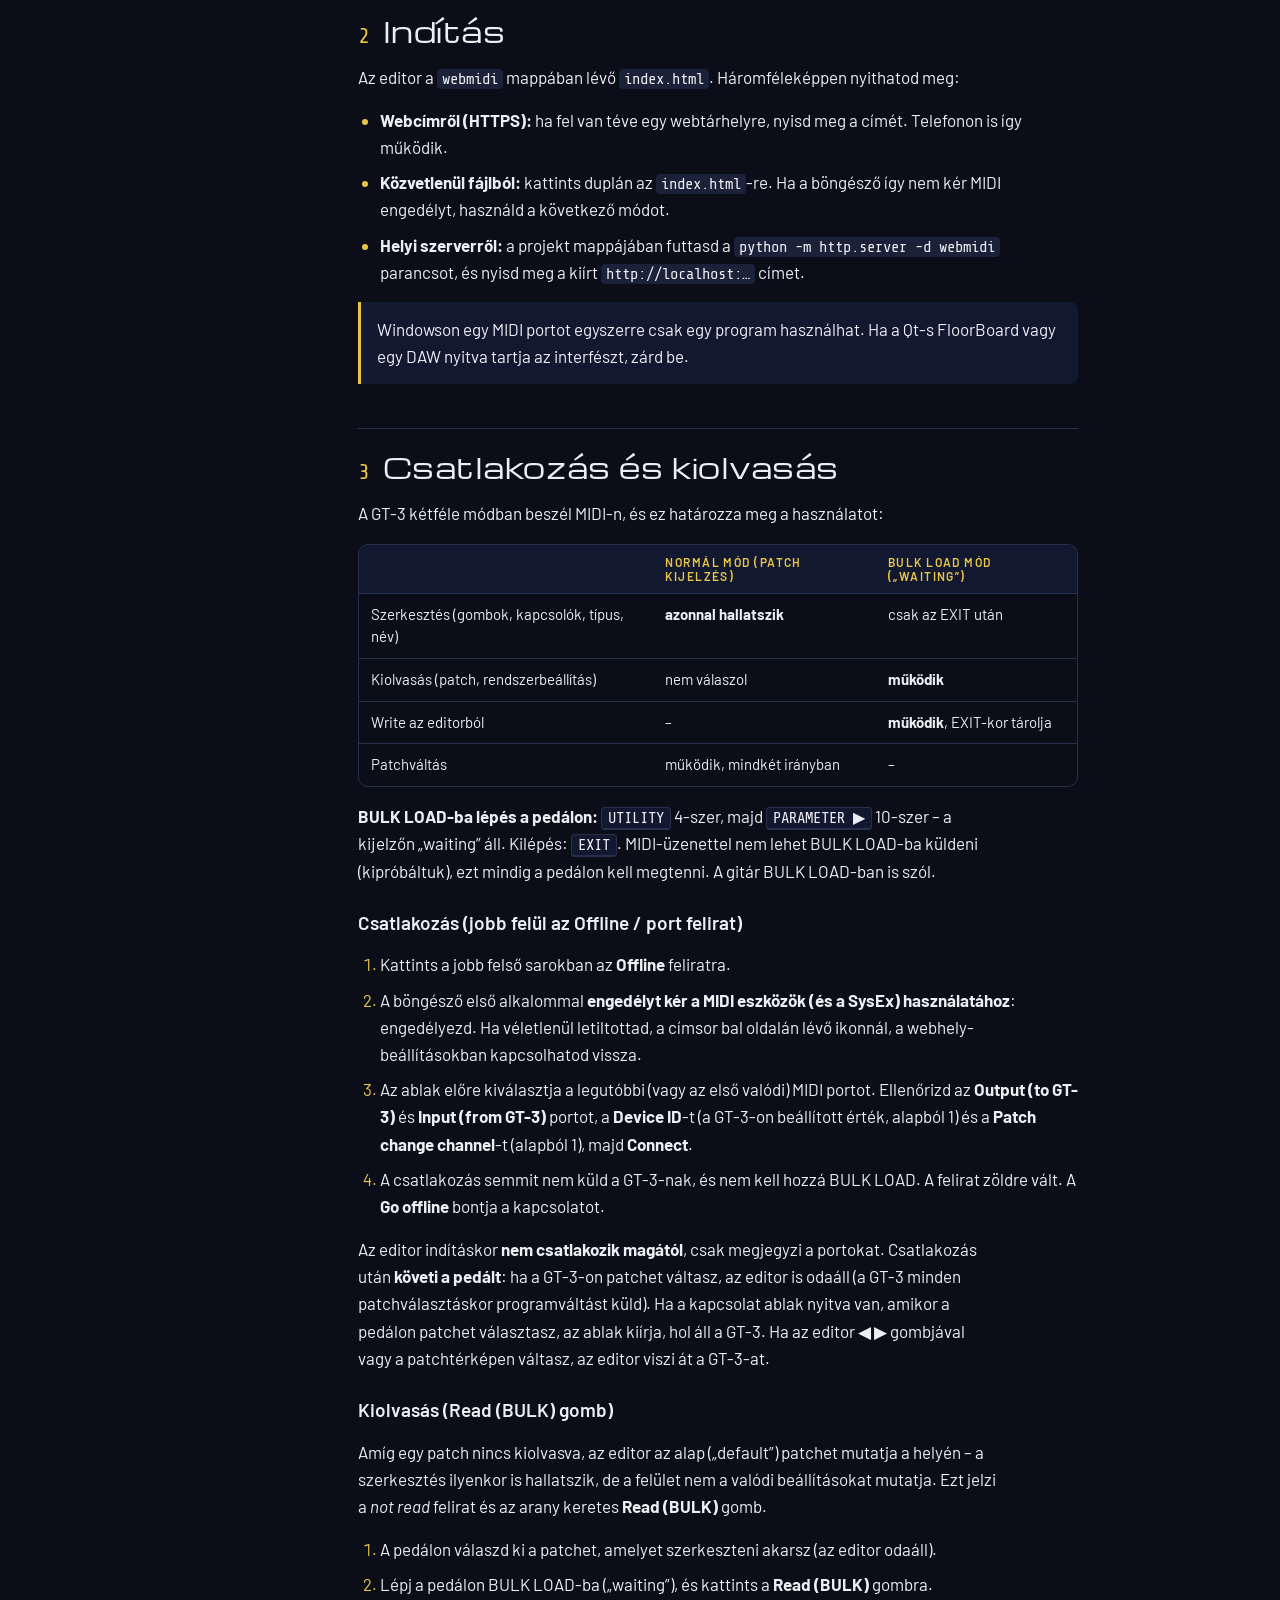
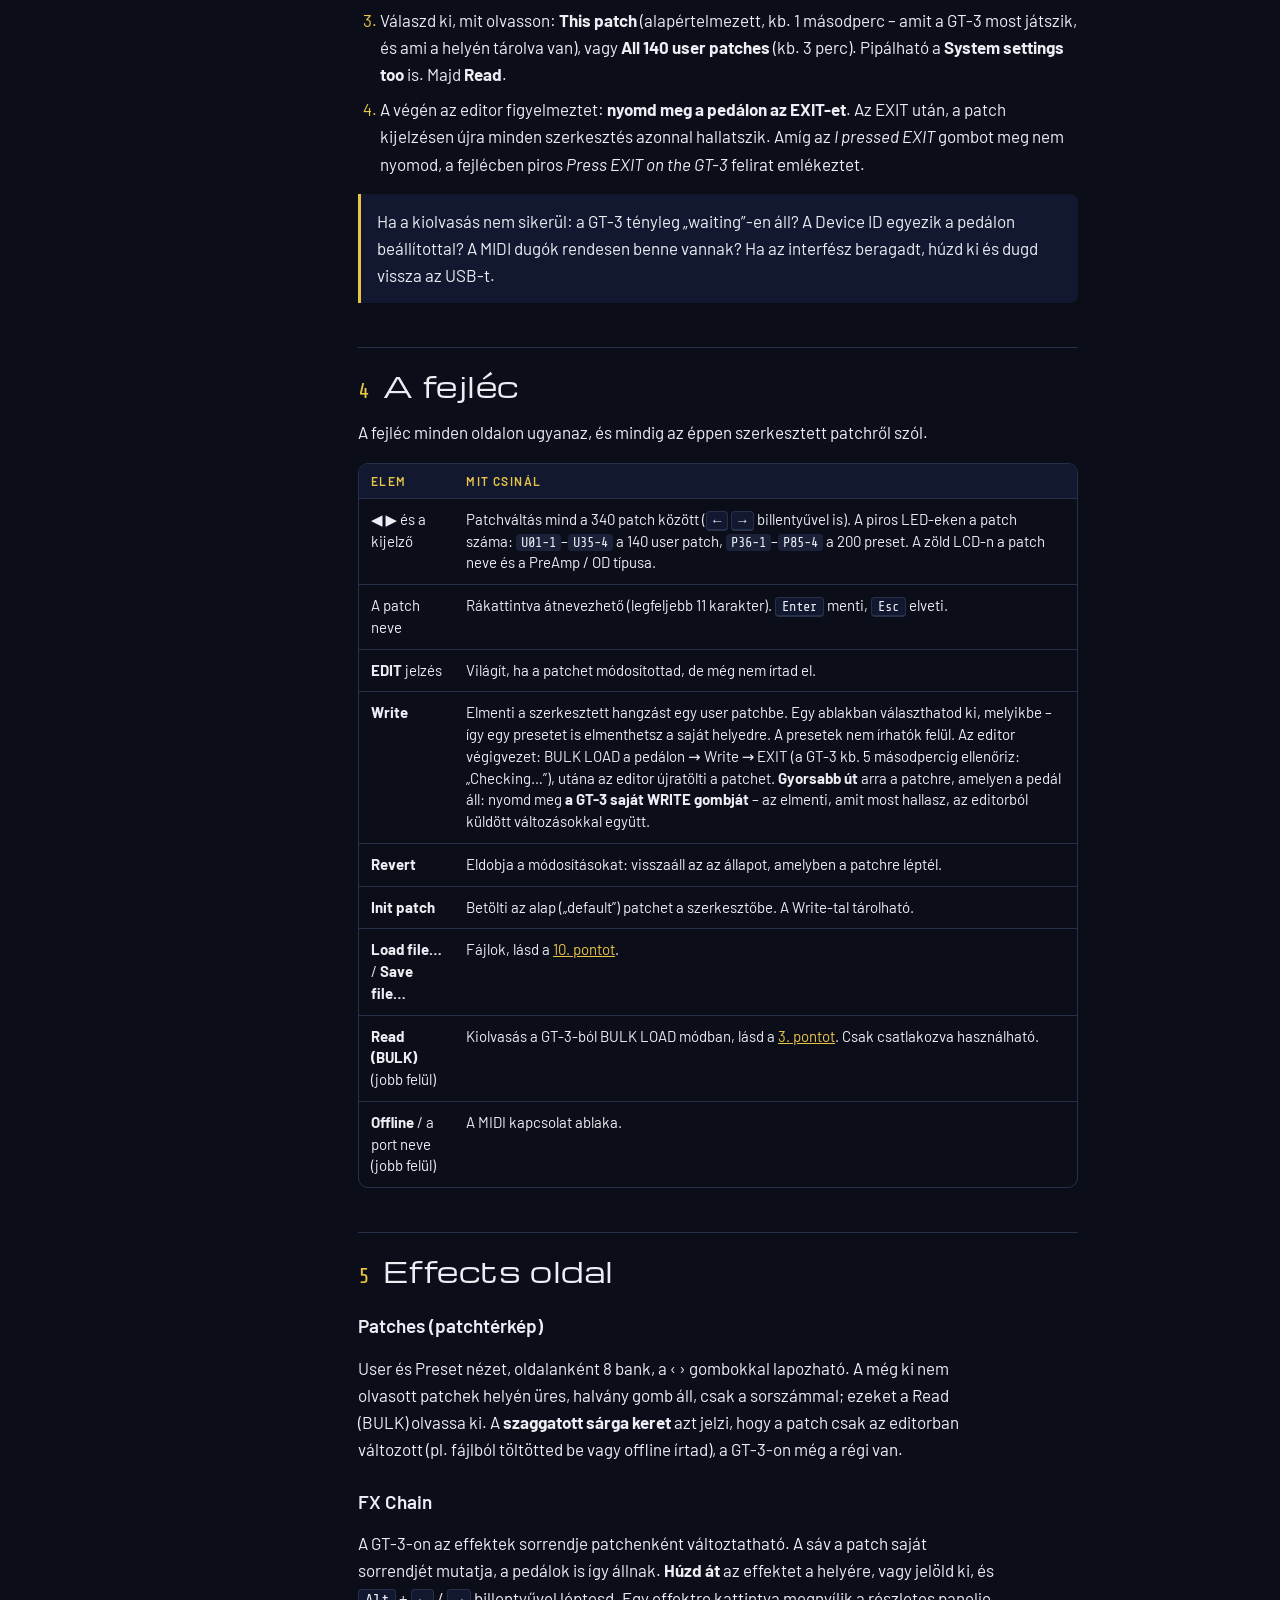
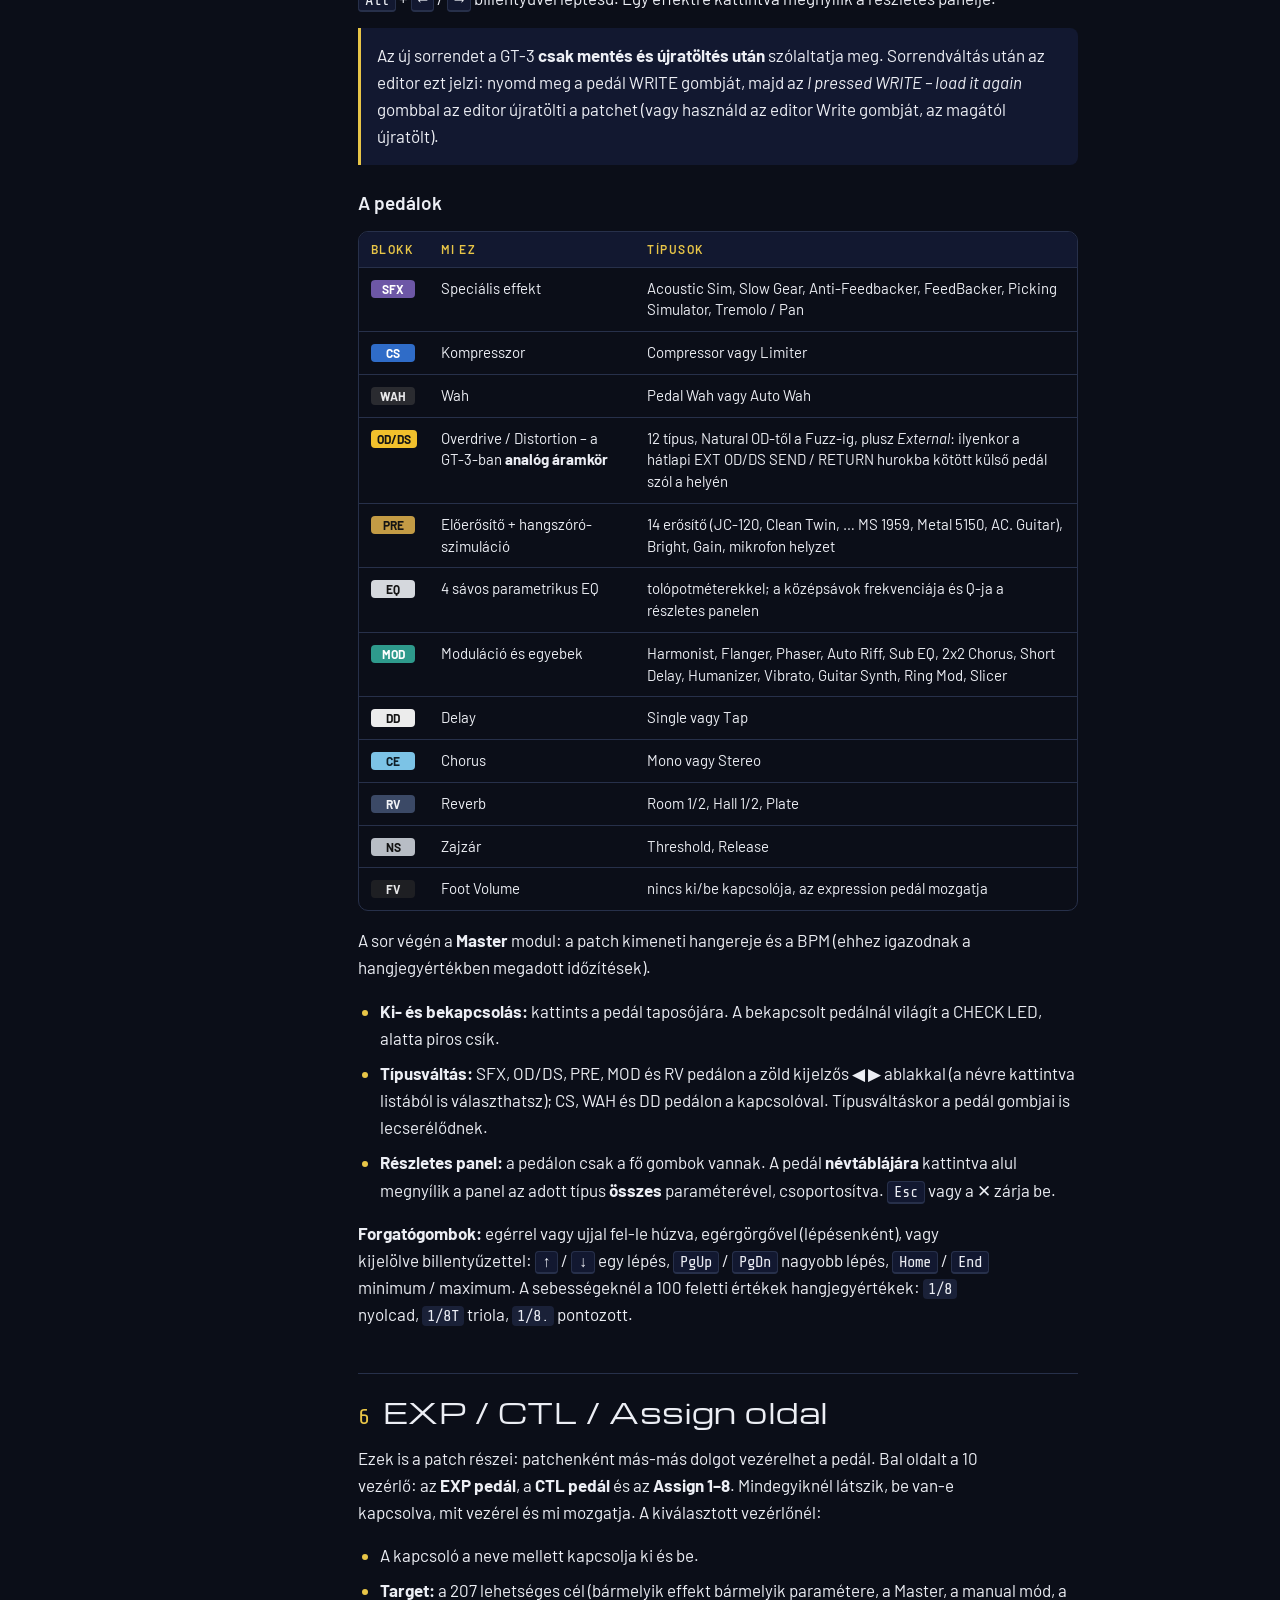
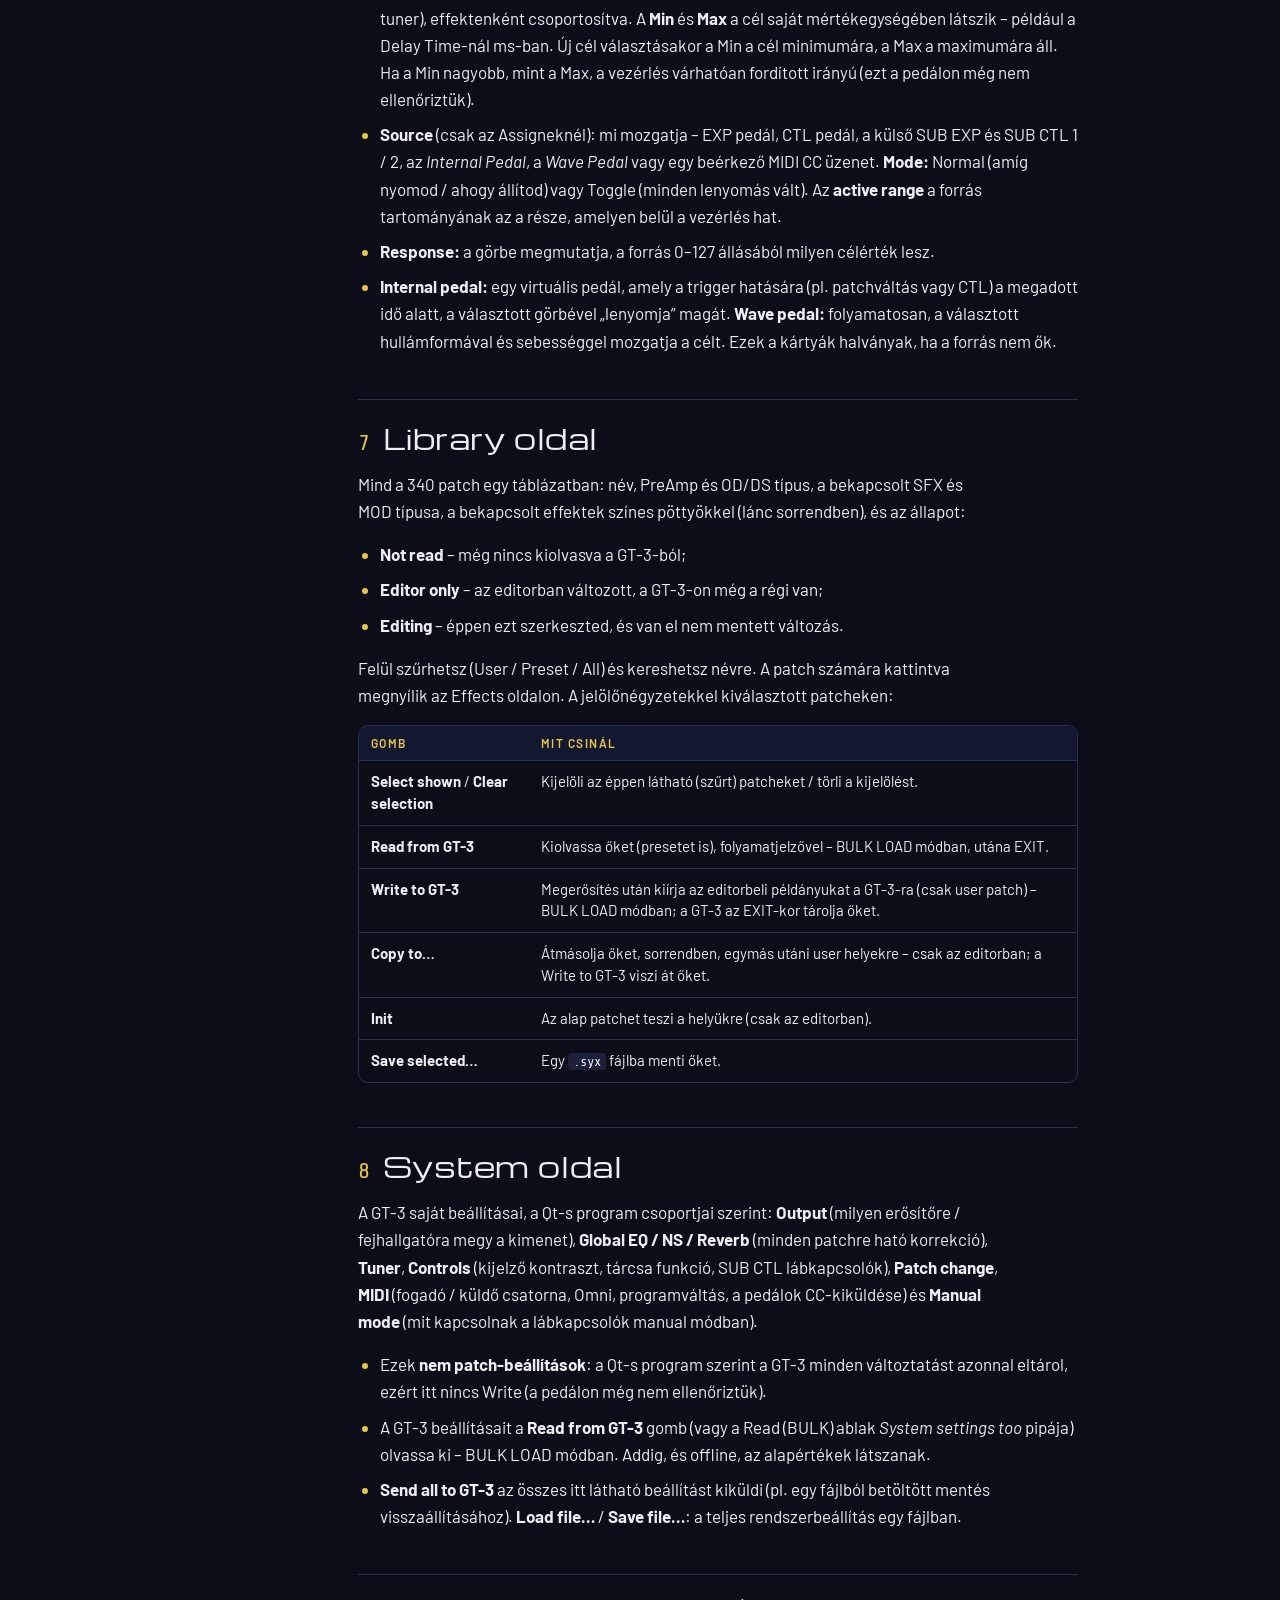
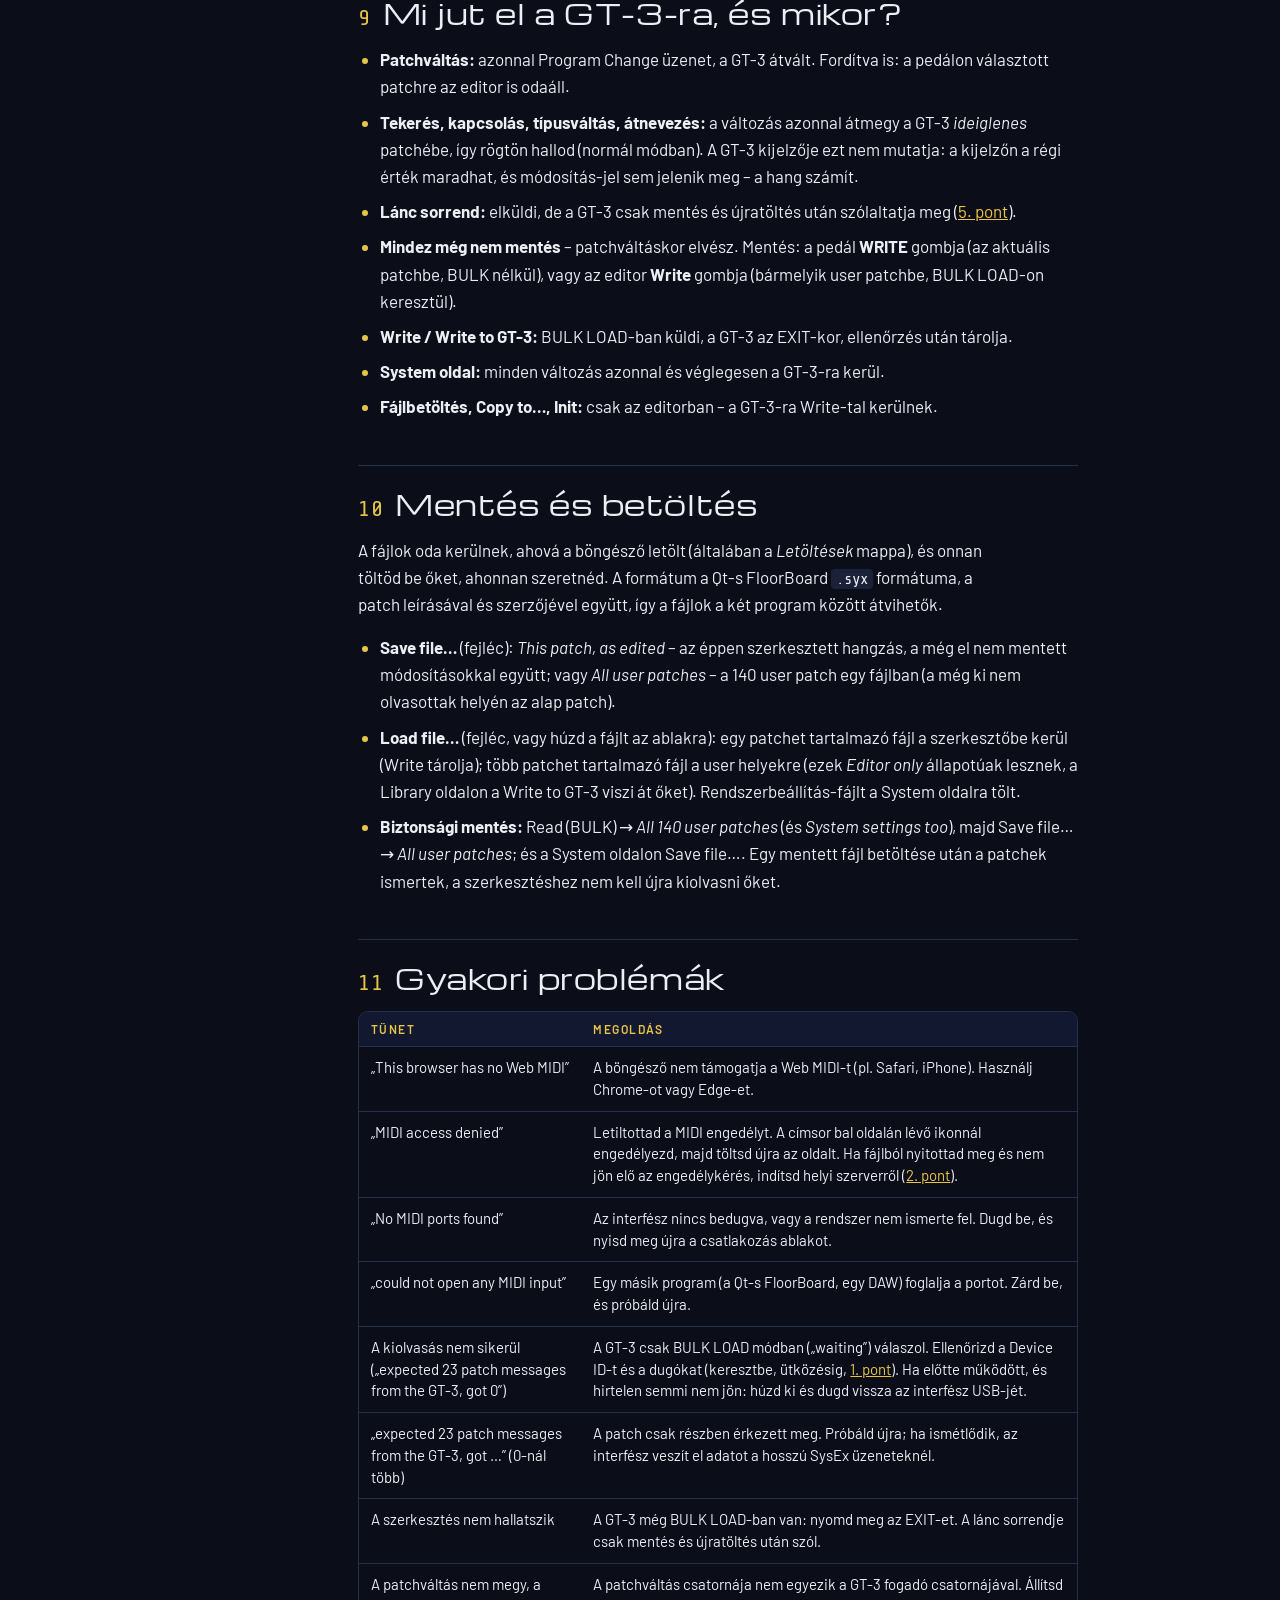
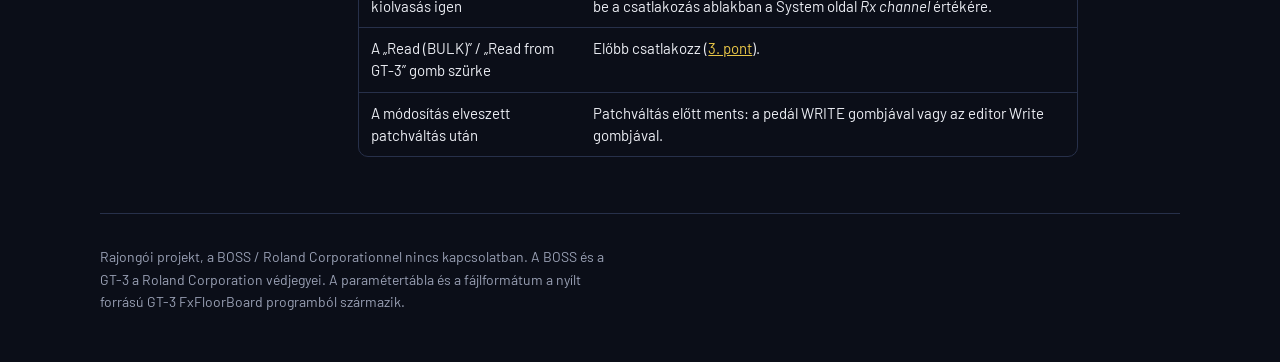
<file: webmidi/utmutato.html>
<!DOCTYPE html>
<html lang="hu">
<head>
  <meta charset="utf-8">
  <meta name="viewport" content="width=device-width, initial-scale=1">
  <title>GT-3 Web MIDI – Használati utasítás</title>
  <link rel="alternate" hreflang="en" href="guide.html">
  <link rel="preconnect" href="https://fonts.googleapis.com">
  <link rel="preconnect" href="https://fonts.gstatic.com" crossorigin>
  <link rel="stylesheet" href="https://fonts.googleapis.com/css2?family=Michroma&family=Barlow:ital,wght@0,400;0,500;0,600;0,700;1,400&family=Share+Tech+Mono&display=swap">
  <link rel="stylesheet" href="pages.css">
  <!-- Cookie-free visitor count (GoatCounter). Only the page path, referrer and screen size are sent. -->
  <script data-goatcounter="https://gt3-midi.goatcounter.com/count" async src="https://gc.zgo.at/count.js"></script>
</head>
<body>
<div class="wrap">
  <nav class="pagenav" aria-label="Oldalak">
    <a class="pagenav-brand" href="index.html">GT-3 Editor · Web MIDI</a>
    <div class="pagenav-links">
      <a href="utmutato.html" aria-current="page">Útmutató</a>
      <a href="guide.html" hreflang="en" lang="en">English</a>
      <a class="open" href="index.html">Editor megnyitása</a>
    </div>
  </nav>
  <div class="doc">
    <aside class="toc" aria-label="Tartalom">
      <span class="label">Tartalom</span>
      <ol>
        <li class="plain"><a href="#mi">Mi ez?</a></li>
        <li value="1"><a href="#kell">Amire szükség van</a></li>
        <li value="2"><a href="#inditas">Indítás</a></li>
        <li value="3"><a href="#csatlakozas">Csatlakozás és kiolvasás</a></li>
        <li value="4"><a href="#fejlec">A fejléc</a></li>
        <li value="5"><a href="#effektek">Effects oldal</a></li>
        <li value="6"><a href="#assign">EXP / CTL / Assign</a></li>
        <li value="7"><a href="#library">Library oldal</a></li>
        <li value="8"><a href="#system">System oldal</a></li>
        <li value="9"><a href="#kuldes">Mi jut el a GT-3-ra?</a></li>
        <li value="10"><a href="#fajlok">Mentés és betöltés</a></li>
        <li value="11"><a href="#hibak">Gyakori problémák</a></li>
      </ol>
    </aside>

    <article class="prose">
      <header class="stack">
        <span class="label">GT-3 Editor · Web MIDI</span>
        <h1>Használati utasítás</h1>
        <p class="lede">A BOSS GT-3 gitár-multieffekt szerkesztője, amely teljesen a böngészőben fut. A patch effektjei pedálokként jelennek meg, abban a sorrendben, ahogy a patch láncában állnak. A böngésző USB-MIDI interfészen keresztül közvetlenül beszél a GT-3-mal: nem kell hozzá telepítés és szerver sem.</p>
      </header>

      <p class="note warn"><strong>Állapot:</strong> az editort 2026. november 1-jén valódi GT-3-mal kipróbáltuk: a csatlakozás, a kiolvasás, az élő szerkesztés és a Write működik. A legfontosabb tudnivaló: <strong>a GT-3 csak BULK LOAD módban válaszol</strong> (kiolvasás, az editorból indított Write), a szerkesztés viszont normál módban, azonnal hallatszik (<a href="#csatlakozas">3. pont</a>). Az első használatkor érdemes mindent kiolvasni és fájlba menteni (<a href="#fajlok">10. pont</a>). A pedálon még nem ellenőrzött részek: az EXP / CTL / Assign és a System oldal változtatásai.</p>

      <h2 id="mi">Mi ez?</h2>
      <p>Ez a régi Qt-s <em>GT-3 FxFloorBoard</em> program böngészős változata. Ugyanazokat a MIDI üzeneteket küldi, és ugyanazokat a <code>.syx</code> fájlokat olvassa és írja, de egyetlen weboldal, amely Chrome-ban vagy Edge-ben bármelyik gépen elindul.</p>
      <p>Négy oldala van, a fejléc alatti fülekről érhetők el:</p>
      <ul>
        <li><strong>Effects</strong>: a patch 12 effektje pedálként, a lánc sorrendje és minden effektparaméter;</li>
        <li><strong>EXP / CTL / Assign</strong>: mit vezérel az expression pedál, a CTL pedál és a 8 Assign;</li>
        <li><strong>Library</strong>: mind a 340 patch listában, egyszerre több patch olvasása, írása, másolása, mentése;</li>
        <li><strong>System</strong>: a GT-3 saját beállításai (tuner, kimenet, MIDI, manual mód).</li>
      </ul>

      <h2 id="kell"><span class="num">1</span>Amire szükség van</h2>
      <ul>
        <li><strong>Böngésző:</strong> Chrome vagy Edge, Windowson, macOS-en, Linuxon vagy Androidon. <strong>Safari és iPhone/iPad nem jó</strong>, mert nem támogatják a Web MIDI-t.</li>
        <li><strong>USB-MIDI interfész.</strong> Jó minőségű, optocsatolós interfész ajánlott (pl. Roland UM-ONE mkII). Egy DOREMiDi kábellel is működik; az hosszabb folyamatos adatforgalom után néha „beragad” (nem jön be semmi) – ilyenkor húzd ki és dugd vissza az USB-t. Az editor ezért kiolvasáskor patchenként rövid szünetet tart.</li>
        <li>Androidon egy <strong>USB OTG adapter</strong> is kell.</li>
      </ul>

      <h3 id="bekotes">Bekötés</h3>
      <div class="wiring" role="img" aria-label="Gép vagy telefon, USB, USB-MIDI interfész, két DIN dugó, GT-3 hátlap">
        <span class="node">Gép / telefon</span><span class="wire">USB</span>
        <span class="node">USB-MIDI interfész</span><span class="wire">2 × DIN</span>
        <span class="node unit">GT-3 hátlap</span>
      </div>
      <div class="cross">
        <div><span class="jackname">interfész OUT</span><span class="arrow">→</span><span class="jackname unit">GT-3 MIDI IN</span></div>
        <div><span class="jackname">interfész IN</span><span class="arrow">←</span><span class="jackname unit">GT-3 MIDI OUT</span></div>
      </div>
      <p>A két dugót <strong>keresztbe</strong> kell bedugni. Egyes kábeleken fordítva van a felirat (azt jelöli, hová kell dugni) – ha a patchváltás nem megy, cseréld fel a két dugót. Az editornak <strong>mindkét irány kell</strong>: a GT-3 MIDI OUT-ja nélkül csak küldeni tud, kiolvasni nem. A dugókat <strong>nyomd be ütközésig</strong>: egy lazán ülő dugó a GT-3 MIDI OUT-jában az egész visszairányt elnémítja.</p>

      <h2 id="inditas"><span class="num">2</span>Indítás</h2>
      <p>Az editor a <code>webmidi</code> mappában lévő <code>index.html</code>. Háromféleképpen nyithatod meg:</p>
      <ul>
        <li><strong>Webcímről (HTTPS):</strong> ha fel van téve egy webtárhelyre, nyisd meg a címét. Telefonon is így működik.</li>
        <li><strong>Közvetlenül fájlból:</strong> kattints duplán az <code>index.html</code>-re. Ha a böngésző így nem kér MIDI engedélyt, használd a következő módot.</li>
        <li><strong>Helyi szerverről:</strong> a projekt mappájában futtasd a <code>python -m http.server -d webmidi</code> parancsot, és nyisd meg a kiírt <code>http://localhost:…</code> címet.</li>
      </ul>
      <p class="note">Windowson egy MIDI portot egyszerre csak egy program használhat. Ha a Qt-s FloorBoard vagy egy DAW nyitva tartja az interfészt, zárd be.</p>

      <h2 id="csatlakozas"><span class="num">3</span>Csatlakozás és kiolvasás</h2>
      <p>A GT-3 kétféle módban beszél MIDI-n, és ez határozza meg a használatot:</p>
      <div class="table-wrap"><table>
        <thead><tr><th></th><th>Normál mód (patch kijelzés)</th><th>BULK LOAD mód („waiting”)</th></tr></thead>
        <tbody>
          <tr><td>Szerkesztés (gombok, kapcsolók, típus, név)</td><td><strong>azonnal hallatszik</strong></td><td>csak az EXIT után</td></tr>
          <tr><td>Kiolvasás (patch, rendszerbeállítás)</td><td>nem válaszol</td><td><strong>működik</strong></td></tr>
          <tr><td>Write az editorból</td><td>–</td><td><strong>működik</strong>, EXIT-kor tárolja</td></tr>
          <tr><td>Patchváltás</td><td>működik, mindkét irányban</td><td>–</td></tr>
        </tbody>
      </table></div>
      <p><strong>BULK LOAD-ba lépés a pedálon:</strong> <kbd>UTILITY</kbd> 4-szer, majd <kbd>PARAMETER ▶</kbd> 10-szer – a kijelzőn „waiting” áll. Kilépés: <kbd>EXIT</kbd>. MIDI-üzenettel nem lehet BULK LOAD-ba küldeni (kipróbáltuk), ezt mindig a pedálon kell megtenni. A gitár BULK LOAD-ban is szól.</p>

      <h3>Csatlakozás (jobb felül az Offline / port felirat)</h3>
      <ol>
        <li>Kattints a jobb felső sarokban az <strong>Offline</strong> feliratra.</li>
        <li>A böngésző első alkalommal <strong>engedélyt kér a MIDI eszközök (és a SysEx) használatához</strong>: engedélyezd. Ha véletlenül letiltottad, a címsor bal oldalán lévő ikonnál, a webhely-beállításokban kapcsolhatod vissza.</li>
        <li>Az ablak előre kiválasztja a legutóbbi (vagy az első valódi) MIDI portot. Ellenőrizd az <strong>Output (to GT-3)</strong> és <strong>Input (from GT-3)</strong> portot, a <strong>Device ID</strong>-t (a GT-3-on beállított érték, alapból 1) és a <strong>Patch change channel</strong>-t (alapból 1), majd <strong>Connect</strong>.</li>
        <li>A csatlakozás semmit nem küld a GT-3-nak, és nem kell hozzá BULK LOAD. A felirat zöldre vált. A <strong>Go offline</strong> bontja a kapcsolatot.</li>
      </ol>
      <p>Az editor indításkor <strong>nem csatlakozik magától</strong>, csak megjegyzi a portokat. Csatlakozás után <strong>követi a pedált</strong>: ha a GT-3-on patchet váltasz, az editor is odaáll (a GT-3 minden patchválasztáskor programváltást küld). Ha a kapcsolat ablak nyitva van, amikor a pedálon patchet választasz, az ablak kiírja, hol áll a GT-3. Ha az editor ◀ ▶ gombjával vagy a patchtérképen váltasz, az editor viszi át a GT-3-at.</p>

      <h3>Kiolvasás (Read (BULK) gomb)</h3>
      <p>Amíg egy patch nincs kiolvasva, az editor az alap („default”) patchet mutatja a helyén – a szerkesztés ilyenkor is hallatszik, de a felület nem a valódi beállításokat mutatja. Ezt jelzi a <em>not read</em> felirat és az arany keretes <strong>Read (BULK)</strong> gomb.</p>
      <ol>
        <li>A pedálon válaszd ki a patchet, amelyet szerkeszteni akarsz (az editor odaáll).</li>
        <li>Lépj a pedálon BULK LOAD-ba („waiting”), és kattints a <strong>Read (BULK)</strong> gombra.</li>
        <li>Válaszd ki, mit olvasson: <strong>This patch</strong> (alapértelmezett, kb. 1 másodperc – amit a GT-3 most játszik, és ami a helyén tárolva van), vagy <strong>All 140 user patches</strong> (kb. 3 perc). Pipálható a <strong>System settings too</strong> is. Majd <strong>Read</strong>.</li>
        <li>A végén az editor figyelmeztet: <strong>nyomd meg a pedálon az EXIT-et</strong>. Az EXIT után, a patch kijelzésen újra minden szerkesztés azonnal hallatszik. Amíg az <em>I pressed EXIT</em> gombot meg nem nyomod, a fejlécben piros <em>Press EXIT on the GT-3</em> felirat emlékeztet.</li>
      </ol>
      <p class="note">Ha a kiolvasás nem sikerül: a GT-3 tényleg „waiting”-en áll? A Device ID egyezik a pedálon beállítottal? A MIDI dugók rendesen benne vannak? Ha az interfész beragadt, húzd ki és dugd vissza az USB-t.</p>

      <h2 id="fejlec"><span class="num">4</span>A fejléc</h2>
      <p>A fejléc minden oldalon ugyanaz, és mindig az éppen szerkesztett patchről szól.</p>
      <div class="table-wrap"><table>
        <thead><tr><th>Elem</th><th>Mit csinál</th></tr></thead>
        <tbody>
          <tr><td>◀ ▶ és a kijelző</td><td>Patchváltás mind a 340 patch között (<kbd>←</kbd> <kbd>→</kbd> billentyűvel is). A piros LED-eken a patch száma: <code>U01-1</code>–<code>U35-4</code> a 140 user patch, <code>P36-1</code>–<code>P85-4</code> a 200 preset. A zöld LCD-n a patch neve és a PreAmp / OD típusa.</td></tr>
          <tr><td>A patch neve</td><td>Rákattintva átnevezhető (legfeljebb 11 karakter). <kbd>Enter</kbd> menti, <kbd>Esc</kbd> elveti.</td></tr>
          <tr><td><strong>EDIT</strong> jelzés</td><td>Világít, ha a patchet módosítottad, de még nem írtad el.</td></tr>
          <tr><td><strong>Write</strong></td><td>Elmenti a szerkesztett hangzást egy user patchbe. Egy ablakban választhatod ki, melyikbe – így egy presetet is elmenthetsz a saját helyedre. A presetek nem írhatók felül. Az editor végigvezet: BULK LOAD a pedálon → Write → EXIT (a GT-3 kb. 5 másodpercig ellenőriz: „Checking…”), utána az editor újratölti a patchet. <strong>Gyorsabb út</strong> arra a patchre, amelyen a pedál áll: nyomd meg <strong>a GT-3 saját WRITE gombját</strong> – az elmenti, amit most hallasz, az editorból küldött változásokkal együtt.</td></tr>
          <tr><td><strong>Revert</strong></td><td>Eldobja a módosításokat: visszaáll az az állapot, amelyben a patchre léptél.</td></tr>
          <tr><td><strong>Init patch</strong></td><td>Betölti az alap („default”) patchet a szerkesztőbe. A Write-tal tárolható.</td></tr>
          <tr><td><strong>Load file…</strong> / <strong>Save file…</strong></td><td>Fájlok, lásd a <a href="#fajlok">10. pontot</a>.</td></tr>
          <tr><td><strong>Read (BULK)</strong> (jobb felül)</td><td>Kiolvasás a GT-3-ból BULK LOAD módban, lásd a <a href="#csatlakozas">3. pontot</a>. Csak csatlakozva használható.</td></tr>
          <tr><td><strong>Offline</strong> / a port neve (jobb felül)</td><td>A MIDI kapcsolat ablaka.</td></tr>
        </tbody>
      </table></div>

      <h2 id="effektek"><span class="num">5</span>Effects oldal</h2>
      <h3>Patches (patchtérkép)</h3>
      <p>User és Preset nézet, oldalanként 8 bank, a ‹ › gombokkal lapozható. A még ki nem olvasott patchek helyén üres, halvány gomb áll, csak a sorszámmal; ezeket a Read (BULK) olvassa ki. A <strong>szaggatott sárga keret</strong> azt jelzi, hogy a patch csak az editorban változott (pl. fájlból töltötted be vagy offline írtad), a GT-3-on még a régi van.</p>

      <h3>FX Chain</h3>
      <p>A GT-3-on az effektek sorrendje patchenként változtatható. A sáv a patch saját sorrendjét mutatja, a pedálok is így állnak. <strong>Húzd át</strong> az effektet a helyére, vagy jelöld ki, és <kbd>Alt</kbd> + <kbd>←</kbd> / <kbd>→</kbd> billentyűvel léptesd. Egy effektre kattintva megnyílik a részletes panelje.</p>
      <p class="note">Az új sorrendet a GT-3 <strong>csak mentés és újratöltés után</strong> szólaltatja meg. Sorrendváltás után az editor ezt jelzi: nyomd meg a pedál WRITE gombját, majd az <em>I pressed WRITE – load it again</em> gombbal az editor újratölti a patchet (vagy használd az editor Write gombját, az magától újratölt).</p>

      <h3>A pedálok</h3>
      <div class="table-wrap"><table>
        <thead><tr><th>Blokk</th><th>Mi ez</th><th>Típusok</th></tr></thead>
        <tbody>
          <tr><td><span class="chip" style="--c:#6d57a6;--ink:#fff">SFX</span></td><td>Speciális effekt</td><td>Acoustic Sim, Slow Gear, Anti-Feedbacker, FeedBacker, Picking Simulator, Tremolo / Pan</td></tr>
          <tr><td><span class="chip" style="--c:#2f6cc8;--ink:#fff">CS</span></td><td>Kompresszor</td><td>Compressor vagy Limiter</td></tr>
          <tr><td><span class="chip" style="--c:#2a2b30;--ink:#e8e8ea">WAH</span></td><td>Wah</td><td>Pedal Wah vagy Auto Wah</td></tr>
          <tr><td><span class="chip" style="--c:#f1c02c">OD/DS</span></td><td>Overdrive / Distortion – a GT-3-ban <strong>analóg áramkör</strong></td><td>12 típus, Natural OD-től a Fuzz-ig, plusz <em>External</em>: ilyenkor a hátlapi EXT OD/DS SEND / RETURN hurokba kötött külső pedál szól a helyén</td></tr>
          <tr><td><span class="chip" style="--c:#c39b45">PRE</span></td><td>Előerősítő + hangszóró-szimuláció</td><td>14 erősítő (JC-120, Clean Twin, … MS 1959, Metal 5150, AC. Guitar), Bright, Gain, mikrofon helyzet</td></tr>
          <tr><td><span class="chip" style="--c:#d5d8dd">EQ</span></td><td>4 sávos parametrikus EQ</td><td>tolópotméterekkel; a középsávok frekvenciája és Q-ja a részletes panelen</td></tr>
          <tr><td><span class="chip" style="--c:#2e9a8c;--ink:#fff">MOD</span></td><td>Moduláció és egyebek</td><td>Harmonist, Flanger, Phaser, Auto Riff, Sub EQ, 2x2 Chorus, Short Delay, Humanizer, Vibrato, Guitar Synth, Ring Mod, Slicer</td></tr>
          <tr><td><span class="chip" style="--c:#ececec">DD</span></td><td>Delay</td><td>Single vagy Tap</td></tr>
          <tr><td><span class="chip" style="--c:#7cc3e6;--ink:#0f1f28">CE</span></td><td>Chorus</td><td>Mono vagy Stereo</td></tr>
          <tr><td><span class="chip" style="--c:#3b4966;--ink:#f2f4f8">RV</span></td><td>Reverb</td><td>Room 1/2, Hall 1/2, Plate</td></tr>
          <tr><td><span class="chip" style="--c:#b8bdc5">NS</span></td><td>Zajzár</td><td>Threshold, Release</td></tr>
          <tr><td><span class="chip" style="--c:#1e1f23;--ink:#e8e8ea">FV</span></td><td>Foot Volume</td><td>nincs ki/be kapcsolója, az expression pedál mozgatja</td></tr>
        </tbody>
      </table></div>
      <p>A sor végén a <strong>Master</strong> modul: a patch kimeneti hangereje és a BPM (ehhez igazodnak a hangjegyértékben megadott időzítések).</p>
      <ul>
        <li><strong>Ki- és bekapcsolás:</strong> kattints a pedál taposójára. A bekapcsolt pedálnál világít a CHECK LED, alatta piros csík.</li>
        <li><strong>Típusváltás:</strong> SFX, OD/DS, PRE, MOD és RV pedálon a zöld kijelzős ◀ ▶ ablakkal (a névre kattintva listából is választhatsz); CS, WAH és DD pedálon a kapcsolóval. Típusváltáskor a pedál gombjai is lecserélődnek.</li>
        <li><strong>Részletes panel:</strong> a pedálon csak a fő gombok vannak. A pedál <strong>névtáblájára</strong> kattintva alul megnyílik a panel az adott típus <strong>összes</strong> paraméterével, csoportosítva. <kbd>Esc</kbd> vagy a ✕ zárja be.</li>
      </ul>
      <p><strong>Forgatógombok:</strong> egérrel vagy ujjal fel-le húzva, egérgörgővel (lépésenként), vagy kijelölve billentyűzettel: <kbd>↑</kbd> / <kbd>↓</kbd> egy lépés, <kbd>PgUp</kbd> / <kbd>PgDn</kbd> nagyobb lépés, <kbd>Home</kbd> / <kbd>End</kbd> minimum / maximum. A sebességeknél a 100 feletti értékek hangjegyértékek: <code>1/8</code> nyolcad, <code>1/8T</code> triola, <code>1/8.</code> pontozott.</p>

      <h2 id="assign"><span class="num">6</span>EXP / CTL / Assign oldal</h2>
      <p>Ezek is a patch részei: patchenként más-más dolgot vezérelhet a pedál. Bal oldalt a 10 vezérlő: az <strong>EXP pedál</strong>, a <strong>CTL pedál</strong> és az <strong>Assign 1–8</strong>. Mindegyiknél látszik, be van-e kapcsolva, mit vezérel és mi mozgatja. A kiválasztott vezérlőnél:</p>
      <ul>
        <li>A kapcsoló a neve mellett kapcsolja ki és be.</li>
        <li><strong>Target:</strong> a 207 lehetséges cél (bármelyik effekt bármelyik paramétere, a Master, a manual mód, a tuner), effektenként csoportosítva. A <strong>Min</strong> és <strong>Max</strong> a cél saját mértékegységében látszik – például a Delay Time-nál ms-ban. Új cél választásakor a Min a cél minimumára, a Max a maximumára áll. Ha a Min nagyobb, mint a Max, a vezérlés várhatóan fordított irányú (ezt a pedálon még nem ellenőriztük).</li>
        <li><strong>Source</strong> (csak az Assigneknél): mi mozgatja – EXP pedál, CTL pedál, a külső SUB EXP és SUB CTL 1 / 2, az <em>Internal Pedal</em>, a <em>Wave Pedal</em> vagy egy beérkező MIDI CC üzenet. <strong>Mode:</strong> Normal (amíg nyomod / ahogy állítod) vagy Toggle (minden lenyomás vált). Az <strong>active range</strong> a forrás tartományának az a része, amelyen belül a vezérlés hat.</li>
        <li><strong>Response:</strong> a görbe megmutatja, a forrás 0–127 állásából milyen célérték lesz.</li>
        <li><strong>Internal pedal:</strong> egy virtuális pedál, amely a trigger hatására (pl. patchváltás vagy CTL) a megadott idő alatt, a választott görbével „lenyomja” magát. <strong>Wave pedal:</strong> folyamatosan, a választott hullámformával és sebességgel mozgatja a célt. Ezek a kártyák halványak, ha a forrás nem ők.</li>
      </ul>

      <h2 id="library"><span class="num">7</span>Library oldal</h2>
      <p>Mind a 340 patch egy táblázatban: név, PreAmp és OD/DS típus, a bekapcsolt SFX és MOD típusa, a bekapcsolt effektek színes pöttyökkel (lánc sorrendben), és az állapot:</p>
      <ul>
        <li><strong>Not read</strong> – még nincs kiolvasva a GT-3-ból;</li>
        <li><strong>Editor only</strong> – az editorban változott, a GT-3-on még a régi van;</li>
        <li><strong>Editing</strong> – éppen ezt szerkeszted, és van el nem mentett változás.</li>
      </ul>
      <p>Felül szűrhetsz (User / Preset / All) és kereshetsz névre. A patch számára kattintva megnyílik az Effects oldalon. A jelölőnégyzetekkel kiválasztott patcheken:</p>
      <div class="table-wrap"><table>
        <thead><tr><th>Gomb</th><th>Mit csinál</th></tr></thead>
        <tbody>
          <tr><td><strong>Select shown</strong> / <strong>Clear selection</strong></td><td>Kijelöli az éppen látható (szűrt) patcheket / törli a kijelölést.</td></tr>
          <tr><td><strong>Read from GT-3</strong></td><td>Kiolvassa őket (presetet is), folyamatjelzővel – BULK LOAD módban, utána EXIT.</td></tr>
          <tr><td><strong>Write to GT-3</strong></td><td>Megerősítés után kiírja az editorbeli példányukat a GT-3-ra (csak user patch) – BULK LOAD módban; a GT-3 az EXIT-kor tárolja őket.</td></tr>
          <tr><td><strong>Copy to…</strong></td><td>Átmásolja őket, sorrendben, egymás utáni user helyekre – csak az editorban; a Write to GT-3 viszi át őket.</td></tr>
          <tr><td><strong>Init</strong></td><td>Az alap patchet teszi a helyükre (csak az editorban).</td></tr>
          <tr><td><strong>Save selected…</strong></td><td>Egy <code>.syx</code> fájlba menti őket.</td></tr>
        </tbody>
      </table></div>

      <h2 id="system"><span class="num">8</span>System oldal</h2>
      <p>A GT-3 saját beállításai, a Qt-s program csoportjai szerint: <strong>Output</strong> (milyen erősítőre / fejhallgatóra megy a kimenet), <strong>Global EQ / NS / Reverb</strong> (minden patchre ható korrekció), <strong>Tuner</strong>, <strong>Controls</strong> (kijelző kontraszt, tárcsa funkció, SUB CTL lábkapcsolók), <strong>Patch change</strong>, <strong>MIDI</strong> (fogadó / küldő csatorna, Omni, programváltás, a pedálok CC-kiküldése) és <strong>Manual mode</strong> (mit kapcsolnak a lábkapcsolók manual módban).</p>
      <ul>
        <li>Ezek <strong>nem patch-beállítások</strong>: a Qt-s program szerint a GT-3 minden változtatást azonnal eltárol, ezért itt nincs Write (a pedálon még nem ellenőriztük).</li>
        <li>A GT-3 beállításait a <strong>Read from GT-3</strong> gomb (vagy a Read (BULK) ablak <em>System settings too</em> pipája) olvassa ki – BULK LOAD módban. Addig, és offline, az alapértékek látszanak.</li>
        <li><strong>Send all to GT-3</strong> az összes itt látható beállítást kiküldi (pl. egy fájlból betöltött mentés visszaállításához). <strong>Load file…</strong> / <strong>Save file…</strong>: a teljes rendszerbeállítás egy fájlban.</li>
      </ul>

      <h2 id="kuldes"><span class="num">9</span>Mi jut el a GT-3-ra, és mikor?</h2>
      <ul>
        <li><strong>Patchváltás:</strong> azonnal Program Change üzenet, a GT-3 átvált. Fordítva is: a pedálon választott patchre az editor is odaáll.</li>
        <li><strong>Tekerés, kapcsolás, típusváltás, átnevezés:</strong> a változás azonnal átmegy a GT-3 <em>ideiglenes</em> patchébe, így rögtön hallod (normál módban). A GT-3 kijelzője ezt nem mutatja: a kijelzőn a régi érték maradhat, és módosítás-jel sem jelenik meg – a hang számít.</li>
        <li><strong>Lánc sorrend:</strong> elküldi, de a GT-3 csak mentés és újratöltés után szólaltatja meg (<a href="#effektek">5. pont</a>).</li>
        <li><strong>Mindez még nem mentés</strong> – patchváltáskor elvész. Mentés: a pedál <strong>WRITE</strong> gombja (az aktuális patchbe, BULK nélkül), vagy az editor <strong>Write</strong> gombja (bármelyik user patchbe, BULK LOAD-on keresztül).</li>
        <li><strong>Write / Write to GT-3:</strong> BULK LOAD-ban küldi, a GT-3 az EXIT-kor, ellenőrzés után tárolja.</li>
        <li><strong>System oldal:</strong> minden változás azonnal és véglegesen a GT-3-ra kerül.</li>
        <li><strong>Fájlbetöltés, Copy to…, Init:</strong> csak az editorban – a GT-3-ra Write-tal kerülnek.</li>
      </ul>

      <h2 id="fajlok"><span class="num">10</span>Mentés és betöltés</h2>
      <p>A fájlok oda kerülnek, ahová a böngésző letölt (általában a <em>Letöltések</em> mappa), és onnan töltöd be őket, ahonnan szeretnéd. A formátum a Qt-s FloorBoard <code>.syx</code> formátuma, a patch leírásával és szerzőjével együtt, így a fájlok a két program között átvihetők.</p>
      <ul>
        <li><strong>Save file…</strong> (fejléc): <em>This patch, as edited</em> – az éppen szerkesztett hangzás, a még el nem mentett módosításokkal együtt; vagy <em>All user patches</em> – a 140 user patch egy fájlban (a még ki nem olvasottak helyén az alap patch).</li>
        <li><strong>Load file…</strong> (fejléc, vagy húzd a fájlt az ablakra): egy patchet tartalmazó fájl a szerkesztőbe kerül (Write tárolja); több patchet tartalmazó fájl a user helyekre (ezek <em>Editor only</em> állapotúak lesznek, a Library oldalon a Write to GT-3 viszi át őket). Rendszerbeállítás-fájlt a System oldalra tölt.</li>
        <li><strong>Biztonsági mentés:</strong> Read (BULK) → <em>All 140 user patches</em> (és <em>System settings too</em>), majd Save file… → <em>All user patches</em>; és a System oldalon Save file…. Egy mentett fájl betöltése után a patchek ismertek, a szerkesztéshez nem kell újra kiolvasni őket.</li>
      </ul>

      <h2 id="hibak"><span class="num">11</span>Gyakori problémák</h2>
      <div class="table-wrap"><table>
        <thead><tr><th>Tünet</th><th>Megoldás</th></tr></thead>
        <tbody>
          <tr><td>„This browser has no Web MIDI”</td><td>A böngésző nem támogatja a Web MIDI-t (pl. Safari, iPhone). Használj Chrome-ot vagy Edge-et.</td></tr>
          <tr><td>„MIDI access denied”</td><td>Letiltottad a MIDI engedélyt. A címsor bal oldalán lévő ikonnál engedélyezd, majd töltsd újra az oldalt. Ha fájlból nyitottad meg és nem jön elő az engedélykérés, indítsd helyi szerverről (<a href="#inditas">2. pont</a>).</td></tr>
          <tr><td>„No MIDI ports found”</td><td>Az interfész nincs bedugva, vagy a rendszer nem ismerte fel. Dugd be, és nyisd meg újra a csatlakozás ablakot.</td></tr>
          <tr><td>„could not open any MIDI input”</td><td>Egy másik program (a Qt-s FloorBoard, egy DAW) foglalja a portot. Zárd be, és próbáld újra.</td></tr>
          <tr><td>A kiolvasás nem sikerül („expected 23 patch messages from the GT-3, got 0”)</td><td>A GT-3 csak BULK LOAD módban („waiting”) válaszol. Ellenőrizd a Device ID-t és a dugókat (keresztbe, ütközésig, <a href="#kell">1. pont</a>). Ha előtte működött, és hirtelen semmi nem jön: húzd ki és dugd vissza az interfész USB-jét.</td></tr>
          <tr><td>„expected 23 patch messages from the GT-3, got …” (0-nál több)</td><td>A patch csak részben érkezett meg. Próbáld újra; ha ismétlődik, az interfész veszít el adatot a hosszú SysEx üzeneteknél.</td></tr>
          <tr><td>A szerkesztés nem hallatszik</td><td>A GT-3 még BULK LOAD-ban van: nyomd meg az EXIT-et. A lánc sorrendje csak mentés és újratöltés után szól.</td></tr>
          <tr><td>A patchváltás nem megy, a kiolvasás igen</td><td>A patchváltás csatornája nem egyezik a GT-3 fogadó csatornájával. Állítsd be a csatlakozás ablakban a System oldal <em>Rx channel</em> értékére.</td></tr>
          <tr><td>A „Read (BULK)” / „Read from GT-3” gomb szürke</td><td>Előbb csatlakozz (<a href="#csatlakozas">3. pont</a>).</td></tr>
          <tr><td>A módosítás elveszett patchváltás után</td><td>Patchváltás előtt ments: a pedál WRITE gombjával vagy az editor Write gombjával.</td></tr>
        </tbody>
      </table></div>
    </article>
  </div>

  <footer>
    <p>Rajongói projekt, a BOSS / Roland Corporationnel nincs kapcsolatban. A BOSS és a GT-3 a Roland Corporation védjegyei. A paramétertábla és a fájlformátum a nyílt forrású GT-3 FxFloorBoard programból származik.</p>
  </footer>
</div>
</body>
</html>
</file>
<file: webmidi/style.css>
/* GT-3 editor - dark navy panel + gold legend like the unit itself, each
   effect block dressed as a BOSS compact. Built on the ME-5 editor's style. */

:root {
  --bg: #0b0e18;
  --panel: #151b30;
  --panel-2: #1a2138;
  --line: #27304a;
  --line-hi: #46527a;
  --text: #eceef4;
  --muted: #9aa1b5;
  --accent: #e8c547;      /* the gold "GT-3" print */
  --accent-ink: #141005;
  --led: #ff3b2f;
  --led-hot: #ffb4ab;
  --led-deep: #c8160d;
  --led-glow: 0 0 4px 1px rgba(255, 59, 47, .9), 0 0 12px 3px rgba(255, 59, 47, .55);
  --lcd: #a6c443;
  --lcd-ink: #17220a;
  --ok: #3ecf6b;
  --warn: #f0b429;
  color-scheme: dark;
}

* { box-sizing: border-box; }

body {
  margin: 0;
  min-height: 100vh;
  background: var(--bg);
  color: var(--text);
  font: 14px/1.4 system-ui, "Segoe UI", sans-serif;
}
body.detail-open { padding-bottom: min(46vh, 420px); }

button { font: inherit; color: inherit; }
[hidden] { display: none !important; }

/* ------------------------------------------------------------ top bar */

.topbar {
  display: flex;
  align-items: center;
  justify-content: space-between;
  gap: 12px 16px;
  flex-wrap: wrap;
  padding: 14px 24px;
  background: #10152a;
  border-bottom: 1px solid #222a44;
}

.brand { display: flex; align-items: baseline; gap: 12px; flex-wrap: wrap; }
.brand-model { color: var(--accent); font: italic 900 30px/1 system-ui, sans-serif; letter-spacing: .01em; }
.brand-sub { color: var(--accent); opacity: .85; font-weight: 700; font-size: 14px; letter-spacing: .1em; text-transform: uppercase; }
.brand-tag { color: var(--muted); font-size: 12px; text-transform: uppercase; letter-spacing: .12em; }

.topbar-right { display: flex; align-items: center; gap: 18px; min-width: 0; }
.doc-links { display: flex; gap: 14px; }
.doc-links a { color: var(--muted); font-size: 13px; letter-spacing: .06em; text-decoration: none; }
.doc-links a:hover, .doc-links a:focus-visible { color: var(--accent); }

.status {
  display: inline-flex;
  align-items: center;
  gap: 8px;
  max-width: 60vw;
  padding: 6px 12px;
  border: 1px solid var(--line);
  border-radius: 999px;
  background: var(--panel);
  cursor: pointer;
  white-space: nowrap;
  overflow: hidden;
  text-overflow: ellipsis;
}
.status .dot { flex: none; width: 8px; height: 8px; border-radius: 50%; background: #5d6068; }
.status.online .dot { background: var(--ok); box-shadow: 0 0 8px var(--ok); }
.bulk-read { color: var(--text); font-size: 13px; }
.bulk-read:disabled { opacity: .4; cursor: not-allowed; }
/* The patch on screen is not read yet: the button asks for it. */
.bulk-read.wanted { border-color: var(--accent); color: var(--accent); }
.bulk-read.exit { border-color: var(--led); color: #fff; background: color-mix(in srgb, var(--led) 30%, var(--panel)); font-weight: 700; }

/* ------------------------------------------------------------ patch display + actions */

.unit {
  display: flex;
  flex-wrap: wrap;
  align-items: center;
  gap: 16px 28px;
  padding: 18px 24px;
  background: linear-gradient(#141a30, #0f1426);
  border-bottom: 1px solid #222a44;
}

.patch-nav { display: flex; align-items: center; gap: 10px; min-width: 0; }

.nav-btn {
  flex: none;
  width: 44px;
  height: 70px;
  border: 1px solid var(--line);
  border-radius: 8px;
  background: var(--panel-2);
  cursor: pointer;
  font-size: 15px;
}
.nav-btn:hover { border-color: var(--line-hi); }

/* red LED digits + green LCD, as on the GT-3's own panel */
.display {
  display: flex;
  align-items: stretch;
  min-width: 0;
  height: 70px;
  padding: 4px;
  gap: 4px;
  background: #05070d;
  border: 1px solid #000;
  border-radius: 8px;
  box-shadow: 0 0 0 1px var(--line);
}
.led-display {
  display: flex;
  flex-direction: column;
  justify-content: center;
  align-items: center;
  gap: 4px;
  padding: 0 14px;
  background: #1a0606;
  border-radius: 4px;
  box-shadow: inset 0 0 18px rgba(0, 0, 0, .9);
}
.display-digits {
  font: 700 30px/1 Consolas, "Courier New", monospace;
  letter-spacing: .04em;
  color: var(--led);
  text-shadow: 0 0 8px rgba(255, 59, 47, .7);
  white-space: nowrap;
}
.edited { font: 700 10px/1 Consolas, monospace; letter-spacing: .2em; color: #4a1712; }
.edited.on { color: var(--led); text-shadow: 0 0 6px rgba(255, 59, 47, .7); }

.lcd {
  display: flex;
  flex-direction: column;
  justify-content: center;
  gap: 5px;
  width: 236px;
  min-width: 0;
  padding: 0 12px;
  background: linear-gradient(#a6c443, #8fae33);
  border-radius: 4px;
  box-shadow: inset 0 0 10px rgba(30, 45, 0, .55);
}
.lcd-name {
  width: 100%;
  padding: 0;
  border: 0;
  background: transparent;
  color: var(--lcd-ink);
  font: 700 20px/1 Consolas, "Courier New", monospace;
  letter-spacing: .08em;
  text-align: left;
  white-space: pre;
  cursor: text;
}
.lcd-name:focus-visible { outline: 1px dashed var(--lcd-ink); outline-offset: 2px; }
.lcd-input { outline: 1px dashed var(--lcd-ink); caret-color: var(--lcd-ink); }
.lcd-info {
  overflow: hidden;
  color: #2a3a10;
  font: 700 11px/1 Consolas, monospace;
  letter-spacing: .04em;
  white-space: nowrap;
  text-overflow: ellipsis;
}

.actions { display: flex; flex-wrap: wrap; align-items: center; gap: 8px; }
.sep { width: 1px; height: 28px; margin: 0 6px; background: var(--line); }
.source { color: var(--muted); font-size: 13px; }

.btn {
  padding: 8px 14px;
  border: 1px solid var(--line);
  border-radius: 8px;
  background: var(--panel-2);
  cursor: pointer;
}
.btn.small { padding: 5px 10px; }
.btn:hover:not(:disabled) { border-color: var(--line-hi); }
.btn.primary { background: var(--accent); border-color: var(--accent); color: var(--accent-ink); font-weight: 700; }
.btn:disabled { opacity: .4; cursor: not-allowed; }

.toggle { display: inline-flex; align-items: center; gap: 6px; color: var(--muted); font-size: 13px; cursor: pointer; user-select: none; }
.toggle input { width: 15px; height: 15px; margin: 0; accent-color: var(--accent); cursor: pointer; }
.toggle:has(input:checked) { color: var(--text); }
.toggle.dim { opacity: .5; }
.btn:focus-visible, .nav-btn:focus-visible, .status:focus-visible { outline: 2px solid var(--accent); outline-offset: 2px; }

/* ------------------------------------------------------------ tabs */

.tabs {
  display: flex;
  flex-wrap: wrap;
  gap: 4px 26px;
  padding: 0 24px;
  background: #0e1324;
  border-bottom: 1px solid #222a44;
}
.tab {
  padding: 12px 4px;
  border-bottom: 2px solid transparent;
  color: var(--muted);
  font-size: 13px;
  font-weight: 700;
  letter-spacing: .1em;
  text-decoration: none;
  text-transform: uppercase;
}
.tab.on { color: var(--accent); border-bottom-color: var(--accent); }
.tab.soon { opacity: .45; cursor: default; }

/* ------------------------------------------------------------ patch map */

.patch-map { padding: 0 24px; border-bottom: 1px solid #222a44; background: #0d1222; }
.patch-map summary {
  padding: 10px 0;
  color: var(--muted);
  cursor: pointer;
  font-size: 12px;
  text-transform: uppercase;
  letter-spacing: .1em;
}
.pm-head {
  display: flex;
  flex-wrap: wrap;
  align-items: center;
  justify-content: space-between;
  gap: 10px;
  margin-bottom: 6px;
}
.area-seg { flex: none; background: var(--panel); }
.area-seg button { padding: 5px 12px; color: #c9cede; font-size: 12px; }
.area-seg button[aria-pressed="true"] { background: var(--accent); color: var(--accent-ink); }
.pm-pager { display: flex; align-items: center; gap: 8px; color: var(--muted); font: 600 12px/1 Consolas, monospace; }
.pm-banks {
  display: grid;
  grid-template-columns: repeat(auto-fit, minmax(260px, 1fr));
  gap: 4px 14px;
  padding-bottom: 10px;
}
.pm-bank { display: grid; grid-template-columns: 30px repeat(4, minmax(0, 1fr)); gap: 3px; align-items: center; }
.pm-bank-no { color: var(--accent); font: 700 11px/1 Consolas, monospace; letter-spacing: .06em; }
.pm-cell {
  display: flex;
  align-items: center;
  gap: 4px;
  min-width: 0;
  height: 20px;
  padding: 0 5px;
  border: 1px solid var(--line);
  border-radius: 4px;
  background: #121830;
  color: #c9cede;
  font: 600 11px/1 Consolas, monospace;
  cursor: pointer;
  white-space: nowrap;
}
.pm-cell:hover { border-color: var(--line-hi); }
.pm-cell.current { border-color: var(--led); box-shadow: inset 0 0 0 1px var(--led); color: #ffc2bc; }
/* not read from the GT-3 yet: an empty, dimmed slot */
.pm-cell.unknown { background: transparent; }
.pm-cell.unknown .pm-num { opacity: .5; }
.pm-num { color: var(--accent); font-size: 10px; }
.pm-name { overflow: hidden; text-overflow: ellipsis; white-space: pre; }

/* ------------------------------------------------------------ FX chain bar */

.chain-bar {
  display: flex;
  flex-wrap: wrap;
  align-items: center;
  gap: 10px 14px;
  padding: 14px 24px;
  background: #0f1426;
  border-bottom: 1px solid #222a44;
}
.bar-title { margin-right: 4px; color: var(--muted); font-size: 12px; letter-spacing: .1em; text-transform: uppercase; }
.jack { color: var(--accent); font: 700 11px/1 system-ui, sans-serif; letter-spacing: .14em; }
.bar-hint { margin-left: auto; color: var(--muted); font-size: 12px; }
.chips { display: contents; list-style: none; }
.chip {
  display: flex;
  align-items: center;
  gap: 7px;
  padding: 7px 10px 7px 7px;
  border: 1px solid var(--line);
  border-radius: 8px;
  background: var(--panel);
  font: 700 12px/1 system-ui, sans-serif;
  letter-spacing: .06em;
  cursor: grab;
  user-select: none;
}
.chip:hover { border-color: var(--line-hi); }
.chip:focus-visible { outline: 2px solid var(--accent); outline-offset: 2px; }
.chip.off { opacity: .45; }
.chip.dragging { opacity: .3; }
.chip.drop { border-color: var(--accent); box-shadow: -3px 0 0 var(--accent); }
.chip-n {
  display: flex;
  align-items: center;
  justify-content: center;
  width: 18px;
  height: 18px;
  border-radius: 4px;
  background: var(--bg);
  color: var(--muted);
  font: 700 10px/1 Consolas, monospace;
}
.chip-swatch { width: 10px; height: 10px; border-radius: 3px; box-shadow: 0 0 0 1px rgba(255, 255, 255, .2); }

/* ------------------------------------------------------------ pedalboard */

.board {
  padding: 30px 16px 44px;
  background: repeating-linear-gradient(45deg, #10142a 0 6px, #0d1124 6px 12px);
}

.chain {
  display: flex;
  flex-wrap: wrap;
  justify-content: center;
  align-items: stretch;
  gap: 30px 20px;
  /* wide enough for the 12 pedals + master in two rows, wherever the wide PreAmp falls */
  max-width: 1540px;
  margin: 0 auto;
}

.pedal {
  --body: #ccc;
  --ink: #111;
  position: relative;
  display: flex;
  flex-direction: column;
  gap: 9px;
  width: 196px;
  padding: 11px 10px 10px;
  background: var(--body);
  color: var(--ink);
  border-radius: 10px 10px 14px 14px;
  box-shadow:
    inset 0 1px 0 rgba(255, 255, 255, .35),
    inset 0 -3px 0 rgba(0, 0, 0, .25),
    0 12px 24px rgba(0, 0, 0, .6);
  transition: filter .15s;
  cursor: grab;
  user-select: none;
}
.pedal:active { cursor: grabbing; }
.pedal.dragging { opacity: .3; }
.pedal.drop { outline: 2px dashed var(--accent); outline-offset: 4px; }
.pedal.wide { width: 292px; }
/* input/output jacks on the sides */
.pedal::before, .pedal::after {
  content: "";
  position: absolute;
  top: 46px;
  width: 8px;
  height: 18px;
  background: linear-gradient(#9a9ca1, #5c5e63);
  border-radius: 2px;
}
.pedal::before { left: -8px; }
.pedal::after { right: -8px; }
.pedal.off { filter: saturate(.55) brightness(.72); }
.pedal.selected { outline: 2px solid var(--accent); outline-offset: 4px; }

.pedal-top { display: flex; align-items: center; justify-content: space-between; }
.check { font: 700 8px/1 system-ui; letter-spacing: .14em; opacity: .8; }
.led {
  width: 9px;
  height: 9px;
  border-radius: 50%;
  background: #4a0d0a;
  box-shadow: inset 0 1px 2px rgba(0, 0, 0, .6);
}
.led.on {
  background: radial-gradient(circle at 50% 40%, var(--led-hot) 0 18%, var(--led) 55%, var(--led-deep));
  box-shadow: var(--led-glow);
}
.pedal-note { margin: 0; font-size: 11px; }

/* type picker: a little green LCD with arrows */
.typewin {
  display: flex;
  align-items: center;
  gap: 2px;
  padding: 2px;
  border-radius: 5px;
  background: #0d1406;
  box-shadow: inset 0 0 6px rgba(0, 0, 0, .9);
}
.typewin button {
  flex: none;
  width: 22px;
  height: 22px;
  border: 0;
  border-radius: 3px;
  background: transparent;
  color: #9dbb3b;
  cursor: pointer;
  font-size: 10px;
}
.typewin button:hover { background: rgba(157, 187, 59, .15); }
.typewin select {
  flex: 1;
  min-width: 0;
  padding: 3px 0;
  border: 0;
  background: transparent;
  color: #b8d94a;
  font: 700 11px/1 Consolas, monospace;
  letter-spacing: .04em;
  text-align: center;
  text-align-last: center;
  appearance: none;
  cursor: pointer;
}
.typewin select option { background: #0d1406; color: #b8d94a; }
.typewin button:focus-visible, .typewin select:focus-visible { outline: 1px solid #b8d94a; }

/* knobs */
.knobs { display: flex; flex-wrap: wrap; justify-content: center; gap: 8px 2px; width: 100%; }
.knob-wrap { display: flex; flex-direction: column; align-items: center; gap: 3px; width: 42px; }
.knob-wrap.large { width: 64px; }
.knob-label { font: 700 9px/1 system-ui; letter-spacing: .05em; text-transform: uppercase; white-space: nowrap; }
.knob {
  width: 40px;
  height: 40px;
  border-radius: 50%;
  cursor: ns-resize;
  touch-action: none;
  outline: none;
}
.knob-wrap.large .knob { width: 46px; height: 46px; }
.knob:focus-visible { box-shadow: 0 0 0 2px var(--ink); }
.knob svg { display: block; width: 100%; height: 100%; }
.knob-track { fill: none; stroke: color-mix(in srgb, var(--ink) 20%, transparent); stroke-width: 7; stroke-linecap: round; }
.knob-fill { fill: none; stroke: var(--ink); stroke-width: 7; stroke-linecap: round; }
.knob-cap { fill: #111113; stroke: #000; stroke-width: 1.5; }
.knob-cap-top { fill: #232326; }
.knob-pointer { stroke: #f4f4f4; stroke-width: 4; stroke-linecap: round; }
.knob.dragging .knob-cap-top { fill: #2f2f33; }
.knob-value { min-height: 12px; font: 600 10.5px/1 Consolas, monospace; white-space: nowrap; }

/* EQ faders */
.faders { display: flex; justify-content: space-around; width: 100%; padding: 4px 0; }
.fader-wrap { display: flex; flex-direction: column; align-items: center; gap: 6px; }
.fader-wrap input {
  width: 24px;
  height: 96px;
  margin: 0;
  writing-mode: vertical-lr;
  direction: rtl;
  accent-color: #151515;
  cursor: pointer;
}

/* segmented switches */
.seg {
  display: flex;
  flex-wrap: wrap;
  gap: 2px;
  padding: 2px;
  background: rgba(0, 0, 0, .18);
  border-radius: 6px;
}
.seg button {
  flex: 1 0 auto;
  padding: 4px 3px;
  border: 0;
  border-radius: 4px;
  background: transparent;
  color: inherit;
  font: 700 10px/1.1 system-ui;
  white-space: nowrap;
  cursor: pointer;
}
.seg button:hover { background: rgba(0, 0, 0, .12); }
.seg button[aria-pressed="true"] { background: #151515; color: #fff; }
.seg button:focus-visible { outline: 2px solid currentColor; outline-offset: 1px; }

.spacer { flex: 1; }

/* name plate (opens the detail panel) + footswitch */
.plate {
  display: flex;
  align-items: baseline;
  gap: 6px;
  padding: 6px 8px;
  border: 0;
  border-radius: 3px;
  background: #121212;
  color: #f2f2f2;
  text-align: left;
  cursor: pointer;
}
.plate:hover { background: #1d1d1f; }
.plate:focus-visible { outline: 2px solid var(--ink); outline-offset: 2px; }
.plate-model { font: 800 18px/1 system-ui; white-space: nowrap; }
.plate-name { flex: 1; font: 600 9px/1.15 system-ui; letter-spacing: .06em; text-align: right; text-transform: uppercase; opacity: .8; }
.plate-more { font-weight: 800; opacity: .7; }

.footswitch, .treadle {
  position: relative;
  height: 86px;
  border: 0;
  border-radius: 6px 6px 10px 10px;
  background: repeating-linear-gradient(0deg, #1d1d1f 0 5px, #2a2a2d 5px 7px);
  box-shadow: inset 0 2px 0 rgba(255, 255, 255, .08), 0 3px 0 rgba(0, 0, 0, .35);
}
.footswitch { cursor: pointer; transition: transform .06s; }
.footswitch:active { transform: translateY(2px); box-shadow: none; }
.footswitch:focus-visible { outline: 2px solid var(--ink); outline-offset: 2px; }
/* FV has no switch - the expression pedal moves it */
.treadle {
  display: flex;
  align-items: center;
  justify-content: center;
  color: #6b6d73;
  font: 800 12px/1 system-ui;
  letter-spacing: .2em;
  background: repeating-linear-gradient(90deg, #1d1d1f 0 5px, #2a2a2d 5px 7px);
}

/* red bar under an active pedal - easier to spot than the CHECK LED */
.on-bar {
  position: absolute;
  left: 14px;
  right: 14px;
  bottom: -13px;
  height: 4px;
  border-radius: 2px;
  background: linear-gradient(var(--led-hot), var(--led) 55%, var(--led-deep));
  box-shadow: 0 0 3px 1px rgba(255, 59, 47, .5), 0 0 14px 3px rgba(255, 59, 47, .18);
  opacity: .7;
}
.on-bar::before {
  content: "";
  position: absolute;
  inset: -18px -28px;
  background: radial-gradient(ellipse at center, rgba(255, 59, 47, .2), rgba(255, 59, 47, 0) 70%);
  filter: blur(4px);
  pointer-events: none;
}

/* master section at the end of the chain */
.module {
  --ink: var(--accent);
  display: flex;
  flex-direction: column;
  align-items: center;
  gap: 12px;
  width: 118px;
  padding: 14px 10px;
  align-self: center;
  background: linear-gradient(#1d2540, #141a2e);
  color: var(--text);
  border: 1px solid #2c375a;
  border-radius: 10px;
  box-shadow: 0 10px 20px rgba(0, 0, 0, .45);
}
.module-title { color: var(--accent); font: 700 10px/1.2 system-ui; letter-spacing: .1em; text-transform: uppercase; }
.module .knob-label { color: #c9cede; }

/* ------------------------------------------------------------ detail panel (bottom sheet) */

.detail {
  position: fixed;
  left: 0;
  right: 0;
  bottom: 0;
  z-index: 10;
  max-height: min(46vh, 420px);
  overflow: auto;
  padding: 0 24px 18px;
  background: #10152a;
  border-top: 3px solid var(--body, var(--accent));
  box-shadow: 0 -12px 30px rgba(0, 0, 0, .5);
}
.detail-head {
  position: sticky;
  top: 0;
  z-index: 1;
  display: flex;
  flex-wrap: wrap;
  align-items: center;
  gap: 10px 14px;
  padding: 12px 0 10px;
  background: #10152a;
}
.detail-head h2 { margin: 0; font-size: 16px; }
.detail-badge { padding: 4px 8px; border-radius: 4px; font: 800 14px/1 system-ui; }
.onoff { min-width: 52px; font-weight: 700; letter-spacing: .08em; }
.onoff.on { border-color: var(--led); color: var(--led-hot); box-shadow: inset 0 0 0 1px var(--led); }
.detail-type { min-width: 160px; }
.detail-close { margin-left: auto; }
.detail-note {
  margin: 0 0 12px;
  padding: 8px 12px;
  border: 1px solid color-mix(in srgb, var(--warn) 50%, transparent);
  border-radius: 8px;
  color: var(--warn);
  font-size: 12px;
}
.detail-body { display: flex; flex-wrap: wrap; gap: 12px; --ink: var(--accent); }
.group {
  padding: 10px 12px 12px;
  border: 1px solid var(--line);
  border-radius: 10px;
  background: var(--panel);
}
.group h3 { margin: 0 0 10px; color: var(--muted); font-size: 11px; letter-spacing: .1em; text-transform: uppercase; }
.group-controls { display: flex; flex-wrap: wrap; align-items: flex-start; gap: 12px 10px; }
.group .knob-wrap { width: 56px; }
.group .knob-label { color: #c9cede; }
.ctl { display: flex; flex-direction: column; align-items: flex-start; gap: 6px; }
.ctl .seg { background: rgba(255, 255, 255, .06); }
.ctl .seg button { padding: 6px 8px; color: var(--text); }
.ctl .seg button[aria-pressed="true"] { background: var(--accent); color: var(--accent-ink); }
.ctl select { padding: 6px 8px; font-size: 13px; }

/* ------------------------------------------------------------ EXP / CTL / Assign page */

.assign-page {
  display: flex;
  flex-wrap: wrap;
  align-items: flex-start;
  gap: 24px;
  max-width: 1360px;
  margin: 0 auto;
  padding: 24px;
}
.ctl-list { display: flex; flex: 1 1 240px; flex-direction: column; gap: 6px; max-width: 300px; }
#ctl-list { display: flex; flex-direction: column; gap: 6px; }
.list-title { margin-bottom: 4px; color: var(--muted); font-size: 12px; letter-spacing: .1em; text-transform: uppercase; }
.ctl-item {
  display: flex;
  flex-direction: column;
  align-items: flex-start;
  gap: 4px;
  width: 100%;
  padding: 10px 12px;
  border: 1px solid #222a44;
  border-radius: 8px;
  background: #121830;
  cursor: pointer;
  text-align: left;
}
.ctl-item:hover { border-color: var(--line-hi); }
.ctl-item:focus-visible { outline: 2px solid var(--accent); outline-offset: 2px; }
.ctl-item.sel { border-color: var(--accent); background: #1b2240; box-shadow: inset 3px 0 0 var(--accent); }
.ctl-name { display: flex; align-items: center; gap: 8px; font: 700 12px/1 system-ui; letter-spacing: .1em; text-transform: uppercase; }
.ctl-target { color: var(--muted); font: 600 12px/1.25 Consolas, monospace; }
.ctl-target.live { color: #b8d94a; }
.dot { width: 8px; height: 8px; border-radius: 50%; background: #3a4262; }
.dot.on { background: var(--led); box-shadow: 0 0 6px rgba(255, 59, 47, .8); }

.ctl-detail { display: flex; flex: 999 1 640px; flex-direction: column; gap: 18px; min-width: 0; }
.ctl-head { display: flex; flex-wrap: wrap; align-items: center; justify-content: space-between; gap: 16px; }
.ctl-title { display: flex; align-items: center; gap: 14px; }
.ctl-title h1 { margin: 0; font-size: 26px; font-weight: 800; letter-spacing: .02em; }
.muted { color: var(--muted); font-size: 13px; }

.switch {
  position: relative;
  width: 46px;
  height: 26px;
  border: 1px solid var(--line);
  border-radius: 999px;
  background: var(--panel-2);
  cursor: pointer;
}
.switch span {
  position: absolute;
  top: 3px;
  left: 3px;
  width: 18px;
  height: 18px;
  border-radius: 50%;
  background: #5d6580;
  transition: left .15s;
}
.switch.on { background: #3a1512; border-color: var(--led); }
.switch.on span { left: 23px; background: var(--led); box-shadow: 0 0 8px rgba(255, 59, 47, .8); }
.switch:focus-visible { outline: 2px solid var(--accent); outline-offset: 2px; }

.cards { display: grid; grid-template-columns: repeat(auto-fit, minmax(300px, 1fr)); gap: 18px; }
.card {
  --ink: var(--accent);
  display: flex;
  flex-direction: column;
  gap: 14px;
  min-width: 0;
  padding: 18px;
  border: 1px solid #222a44;
  border-radius: 12px;
  background: #10152a;
}
.card.dim { opacity: .5; }
.card-h {
  display: flex;
  flex-wrap: wrap;
  align-items: baseline;
  justify-content: space-between;
  gap: 4px 10px;
  margin: 0;
  color: var(--accent);
  font-size: 12px;
  font-weight: 700;
  letter-spacing: .12em;
  text-transform: uppercase;
}
.card-note { color: var(--muted); font-size: 12px; font-weight: 400; letter-spacing: 0; text-transform: none; }
.card-foot { margin: 0; color: var(--muted); font-size: 12px; }
.card-foot b { color: #c9cede; }
.card .field { flex: none; margin: 0; font-size: 12px; }
.card select { width: 100%; }
.card .seg { background: var(--bg); border: 1px solid var(--line); border-radius: 8px; padding: 3px; }
.card .seg button { padding: 7px 6px; color: #c9cede; font-size: 12px; }
.card .seg button[aria-pressed="true"] { background: var(--accent); color: var(--accent-ink); }
.two { display: grid; grid-template-columns: repeat(2, minmax(0, 1fr)); gap: 14px; }

.minmax { display: flex; align-items: center; justify-content: space-around; padding: 6px 0; }
.minmax-arrow { color: #3a4262; font-size: 28px; }
.knob-wrap.xl { gap: 6px; width: 120px; }
.knob-wrap.xl .knob { width: 76px; height: 76px; }
.knob-wrap.xl .knob-label { color: var(--muted); font-size: 11px; letter-spacing: .1em; }
.knob-wrap.xl .knob-value {
  max-width: 100%;
  overflow: hidden;
  padding: 6px 10px;
  border-radius: 5px;
  background: linear-gradient(#a6c443, #8fae33);
  box-shadow: inset 0 0 8px rgba(30, 45, 0, .5);
  color: var(--lcd-ink);
  font: 700 13px/1 Consolas, monospace;
  text-overflow: ellipsis;
}

.slider { display: flex; flex-direction: column; gap: 6px; min-width: 0; color: var(--muted); font-size: 12px; }
.slider b { color: var(--text); }
.slider input { width: 100%; margin: 0; accent-color: var(--accent); }

.response { width: 100%; height: auto; }
.response text { fill: var(--muted); font: 10px Consolas, monospace; }
.r-frame { fill: var(--bg); stroke: #222a44; }
.r-band { fill: var(--accent); fill-opacity: .07; }
.r-curve { fill: none; stroke: var(--accent); stroke-width: 3; stroke-linejoin: round; stroke-linecap: round; }

/* ------------------------------------------------------------ library page */

.page { max-width: 1360px; margin: 0 auto; padding: 20px 24px 32px; }
.visually-hidden { position: absolute; width: 1px; height: 1px; overflow: hidden; clip: rect(0 0 0 0); white-space: nowrap; }

/* in the patch map: changed in the editor, not on the GT-3 yet */
.pm-cell.unsynced { border-style: dashed; border-color: var(--warn); }
.pm-cell.unsynced.current { border-color: var(--led); }

.lib-bar { display: flex; flex-wrap: wrap; align-items: center; gap: 8px 10px; margin-bottom: 12px; }
.lib-filter { flex: 0 1 260px; min-width: 0; }
.lib-bar .area-seg button { padding: 6px 14px; font-size: 12px; }
.lib-table-wrap { overflow-x: auto; border: 1px solid #222a44; border-radius: 10px; }
.lib-table { width: 100%; border-collapse: collapse; font-size: 13px; }
.lib-table th {
  position: sticky;
  top: 0;
  padding: 8px 10px;
  background: #10152a;
  color: var(--muted);
  font-size: 11px;
  font-weight: 700;
  letter-spacing: .08em;
  text-align: left;
  text-transform: uppercase;
  white-space: nowrap;
}
.lib-table td { padding: 5px 10px; border-top: 1px solid #1a2138; white-space: nowrap; }
.lib-table tr:hover td { background: #121830; }
.lib-table tr.selected td { background: #1b2240; }
.lib-table tr.current td:nth-child(2) { box-shadow: inset 3px 0 0 var(--led); }
.lib-table input[type="checkbox"] { width: 15px; height: 15px; margin: 0; accent-color: var(--accent); cursor: pointer; }
.lib-open {
  padding: 3px 6px;
  border: 1px solid transparent;
  border-radius: 5px;
  background: transparent;
  color: var(--accent);
  font: 700 12px/1 Consolas, monospace;
  cursor: pointer;
}
.lib-open:hover, .lib-open:focus-visible { border-color: var(--accent); outline: none; }
.lib-name { font: 600 13px/1 Consolas, monospace; white-space: pre; }
.lib-dots { display: inline-flex; gap: 3px; }
.lib-dot { width: 8px; height: 8px; border-radius: 50%; }
.lib-dot.off { background: #2a3150; }
.lib-state { font-size: 12px; }
.lib-state.unknown { color: #545c75; }
.lib-state.unsynced { color: var(--warn); }
.lib-state.edit { color: var(--led-hot); }

/* ------------------------------------------------------------ system page */

.sys-head { display: flex; flex-wrap: wrap; align-items: flex-end; justify-content: space-between; gap: 12px 24px; margin-bottom: 18px; }
.sys-head h1 { margin: 0 0 4px; font-size: 26px; font-weight: 800; }
.sys-head p { margin: 0; }
.sys-groups { display: flex; flex-wrap: wrap; gap: 12px; --ink: var(--accent); }
.sys-groups .group .knob-wrap { width: 64px; }
.sys-groups select { max-width: 220px; }

/* ------------------------------------------------------------ dialogs + toast */

dialog {
  width: min(460px, calc(100vw - 32px));
  padding: 20px;
  background: var(--panel);
  color: var(--text);
  border: 1px solid var(--line);
  border-radius: 12px;
}
dialog::backdrop { background: rgba(0, 0, 0, .6); }
dialog h2 { margin: 0 0 12px; font-size: 16px; }

.field { display: flex; flex: 1; flex-direction: column; gap: 4px; margin-bottom: 12px; color: var(--muted); font-size: 13px; }
.field-row { display: flex; gap: 12px; }
select, input[type="text"], input[type="search"] {
  padding: 8px;
  background: var(--panel-2);
  color: var(--text);
  border: 1px solid var(--line);
  border-radius: 6px;
  font: inherit;
}
.choice { display: flex; flex-direction: column; gap: 8px; margin: 0 0 8px; padding: 0; border: 0; }
.choice label { display: flex; align-items: center; gap: 8px; cursor: pointer; }
.choice input { accent-color: var(--accent); }
.hint { color: var(--muted); font-size: 12px; }
.dialog-actions { display: flex; flex-wrap: wrap; justify-content: flex-end; gap: 8px; margin-top: 12px; }

.toast {
  position: fixed;
  left: 50%;
  bottom: 20px;
  z-index: 20;
  max-width: calc(100vw - 32px);
  padding: 10px 16px;
  background: #232a40;
  border: 1px solid #343d58;
  border-radius: 8px;
  opacity: 0;
  pointer-events: none;
  transform: translateX(-50%);
  transition: opacity .2s;
}
.toast.show { opacity: 1; }
.toast.error { background: #3a1d1d; border-color: #a33; }

@media (max-width: 640px) {
  .topbar, .unit { padding: 12px 16px; }
  .tabs, .patch-map, .chain-bar, .detail { padding-left: 16px; padding-right: 16px; }
  .brand-sub, .brand-tag, .sep, .bar-hint { display: none; }
  .lcd { width: auto; flex: 1; }
  .display { flex: 1; }
  .patch-nav { width: 100%; }
  .nav-btn { width: 36px; }
  .display-digits { font-size: 22px; }
  .pm-banks { grid-template-columns: 1fr; }
}

/* ------------------------------------------------------------ confirm / alert boxes (ask.js) */

.btn.danger { background: var(--led-deep); border-color: var(--led); color: #fff; font-weight: 700; }
.btn.danger:hover:not(:disabled) { background: var(--led); border-color: var(--led); }

dialog.ask {
  width: min(400px, calc(100vw - 32px));
  padding: 28px 24px 22px;
  text-align: center;
  animation: ask-in .22s cubic-bezier(.2, 1.4, .4, 1);
}
dialog.ask::backdrop { background: rgba(0, 0, 0, .6); backdrop-filter: blur(2px); animation: ask-fade .2s; }
dialog.ask.ask-out { animation: ask-out .15s forwards; }
dialog.ask.ask-out::backdrop { animation: ask-fade .15s reverse forwards; }
@keyframes ask-in { from { opacity: 0; transform: scale(.85); } to { opacity: 1; transform: none; } }
@keyframes ask-out { to { opacity: 0; transform: scale(.94); } }
@keyframes ask-fade { from { opacity: 0; } }

.ask-icon { --c: var(--warn); width: 72px; height: 72px; margin: 0 auto 14px; color: var(--c); }
.ask-danger .ask-icon, .ask-error .ask-icon { --c: var(--led); }
.ask-question .ask-icon { --c: var(--accent); }
.ask-success .ask-icon { --c: var(--ok); }
.ask-icon svg { width: 100%; height: 100%; overflow: visible; }
.ask-ring { fill: color-mix(in srgb, var(--c) 12%, transparent); stroke: currentColor; stroke-width: 3; }
.ask-stroke {
  fill: none;
  stroke: currentColor;
  stroke-width: 4.5;
  stroke-linecap: round;
  stroke-linejoin: round;
  stroke-dasharray: 60;
  stroke-dashoffset: 60;
  animation: ask-draw .4s .12s ease-out forwards;
}
.ask-dot { fill: currentColor; opacity: 0; animation: ask-show .2s .4s forwards; }
@keyframes ask-show { to { opacity: 1; } }
@keyframes ask-draw { to { stroke-dashoffset: 0; } }
.ask-danger .ask-icon, .ask-warning .ask-icon { animation: ask-pulse .5s .1s; }
@keyframes ask-pulse { 40% { transform: scale(1.08); } }
.ask-busy .ask-icon { --c: var(--accent); }
.ask-busy .ask-ring { fill: none; stroke-dasharray: 110 66; stroke-linecap: round; transform-origin: 32px 32px; animation: ask-spin 1s linear infinite; }
@keyframes ask-spin { to { transform: rotate(360deg); } }

.ask-title { margin: 0 0 8px; font-size: 19px; }
.ask-text { margin: 0 0 8px; color: var(--muted); line-height: 1.5; }
.ask-actions { display: flex; justify-content: center; gap: 10px; margin-top: 18px; }
.ask-actions .btn { min-width: 110px; padding: 10px 18px; }
.ask-select { display: block; width: 100%; margin: 6px 0 0; padding: 8px 10px; border: 1px solid var(--line); border-radius: 8px; background: var(--panel-2); color: var(--text); font: 600 14px/1.2 Consolas, monospace; }

.ask-bar { height: 6px; margin: 16px 0 8px; overflow: hidden; background: var(--panel-2); border-radius: 3px; }
.ask-bar span { display: block; width: 0; height: 100%; background: var(--accent); transition: width .15s; }
.ask-status { margin: 0; color: var(--muted); font: 12px/1.4 ui-monospace, monospace; min-height: 1.4em; }
</file>
<file: webmidi/pages.css>
/* The guide pages (utmutato.html, guide.html) - the GT-3 panel: dark navy,
   gold print, red LEDs. Taken over from the ME-5 editor's pages.css. */
:root {
  --bg: #0b0e18;
  --panel: #121830;
  --panel-2: #1a2138;
  --line: #27304a;
  --text: #eceef4;
  --muted: #9aa1b5;
  --print: #e8c547;
  --led: #ff3b2f;
  --display: "Michroma", "Eurostile", "Arial Black", sans-serif;
  --body: "Barlow", "Segoe UI", system-ui, sans-serif;
  --mono: "Share Tech Mono", ui-monospace, Consolas, monospace;
  color-scheme: dark;
}
* { box-sizing: border-box; }
body {
  margin: 0;
  background: var(--bg);
  color: var(--text);
  font: 17px/1.6 var(--body);
  padding-inline: 16px;
}
.wrap { max-width: 1080px; margin-inline: auto; }
h1, h2, h3 { font-family: var(--display); font-weight: 400; text-wrap: balance; margin: 0; }
h2 { font-size: clamp(20px, 3vw, 28px); line-height: 1.25; letter-spacing: .02em; }
p { margin: 0; max-width: 64ch; }
a { color: var(--print); }
a:focus-visible { outline: 2px solid var(--print); outline-offset: 3px; }
.label {
  font: 600 12px/1 var(--body);
  letter-spacing: .18em;
  text-transform: uppercase;
  color: var(--print);
}
.stack { display: grid; gap: 14px; }
.lede { font-size: 19px; color: #cfd2db; }

footer { padding-block: 32px 48px; border-top: 1px solid var(--line); display: grid; gap: 12px; font-size: 14px; color: var(--muted); }

/* ---------------------------------------------------------- page nav */
.pagenav {
  display: flex;
  flex-wrap: wrap;
  align-items: center;
  justify-content: space-between;
  gap: 10px 20px;
  padding-block: 16px;
  border-bottom: 1px solid var(--line);
}
.pagenav-brand { font: 400 15px/1 var(--display); letter-spacing: .04em; color: var(--text); text-decoration: none; }
.pagenav-links { display: flex; flex-wrap: wrap; gap: 8px 18px; font-size: 15px; }
.pagenav-links a { color: var(--muted); text-decoration: none; }
.pagenav-links a:hover, .pagenav-links a:focus-visible { color: var(--print); }
.pagenav-links a[aria-current="page"] { color: var(--text); }
.pagenav-links a.open {
  padding: 4px 12px;
  border: 1px solid rgba(232, 197, 71, .5);
  border-radius: 999px;
  color: var(--print);
}

/* ---------------------------------------------------------- manual */
.doc {
  display: grid;
  grid-template-columns: 210px minmax(0, 1fr);
  gap: 48px;
  padding-block: 40px 56px;
  align-items: start;
}
.toc { position: sticky; top: calc(env(safe-area-inset-top, 0px) + 20px); display: grid; gap: 12px; }
.toc ol { margin: 0; padding-left: 24px; display: grid; gap: 6px; font-size: 15px; }
.toc li.plain { list-style: none; }
.toc a { color: var(--muted); text-decoration: none; }
.toc a:hover, .toc a:focus-visible { color: var(--print); }
@media (max-width: 760px) {
  .doc { grid-template-columns: minmax(0, 1fr); gap: 28px; }
  .toc { position: static; }
}

.prose { display: grid; gap: 16px; max-width: 72ch; }
.prose h1 { font-size: clamp(26px, 4.4vw, 40px); line-height: 1.15; }
.prose h2 {
  display: flex;
  align-items: baseline;
  gap: 12px;
  margin-top: 28px;
  padding-top: 20px;
  border-top: 1px solid var(--line);
  scroll-margin-top: 16px;
}
.prose h3 { font: 600 19px/1.3 var(--body); margin-top: 10px; scroll-margin-top: 16px; }
.num { font: 400 .8em/1 var(--mono); color: var(--print); }
.prose ul, .prose ol { margin: 0; padding-left: 22px; display: grid; gap: 8px; }
.prose li > ul { margin-top: 8px; }
.prose li::marker { color: var(--print); }
code, kbd { font: 400 .92em var(--mono); }
code { padding: 1px 5px; background: var(--panel-2); border-radius: 4px; }
kbd { padding: 1px 6px; border: 1px solid var(--line); border-bottom-width: 2px; border-radius: 4px; background: var(--panel); }
.note { padding: 14px 16px; border-left: 3px solid var(--print); background: var(--panel); border-radius: 0 8px 8px 0; max-width: none; }
.note.warn { border-left-color: var(--led); }

.table-wrap { overflow-x: auto; border: 1px solid var(--line); border-radius: 10px; }
table { width: 100%; border-collapse: collapse; font-size: 15px; line-height: 1.45; }
th, td { padding: 10px 12px; text-align: left; vertical-align: top; border-bottom: 1px solid var(--line); }
th { font: 600 12px/1.2 var(--body); letter-spacing: .12em; text-transform: uppercase; color: var(--print); background: var(--panel); }
tbody tr:last-child td { border-bottom: 0; }
.chip {
  --c: #ccc; --ink: #141414;
  display: inline-grid;
  place-items: center;
  min-width: 44px;
  padding: 3px 6px;
  border-radius: 4px;
  background: var(--c);
  color: var(--ink);
  font: 700 12px/1 var(--body);
  white-space: nowrap;
}

.wiring { display: flex; flex-wrap: wrap; align-items: center; gap: 8px; }
.node { padding: 8px 12px; background: var(--panel-2); border: 1px solid var(--line); border-radius: 6px; font-weight: 600; }
.node.unit, .jackname.unit { border-color: rgba(232, 197, 71, .55); color: var(--print); }
.wire { font: 400 13px/1 var(--mono); color: var(--muted); }
.wire::before { content: "── "; }
.wire::after { content: " ──►"; }
.cross { display: grid; gap: 8px; font-size: 15px; }
.cross div { display: flex; flex-wrap: wrap; align-items: center; gap: 10px; }
.jackname { padding: 4px 10px; border: 1px solid var(--line); border-radius: 999px; font: 400 14px/1.2 var(--mono); }
.arrow { color: var(--led); font-weight: 700; }
</file>
